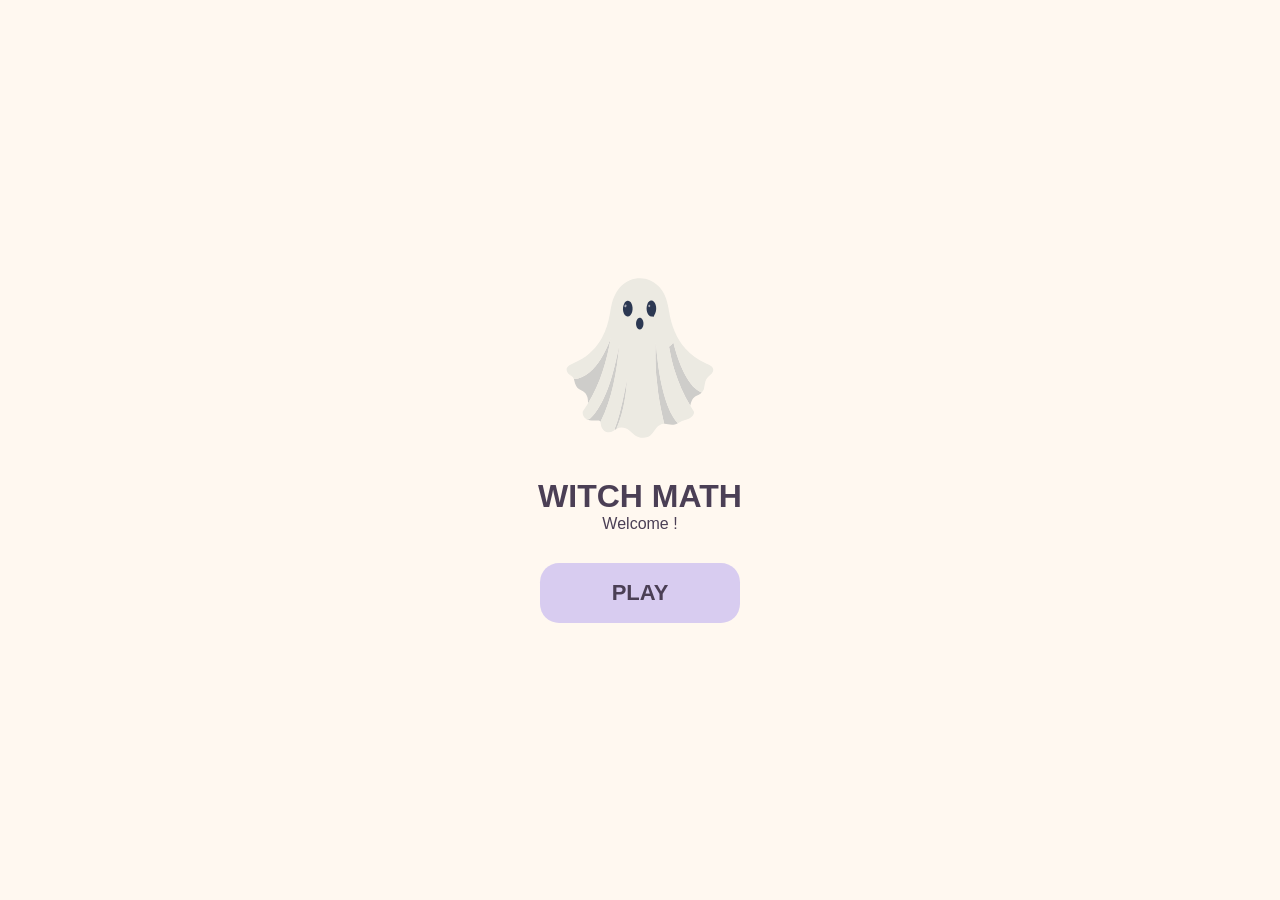
<file: index.html>
<!DOCTYPE html>
<html lang="th">
<head>
    <meta charset="UTF-8">
    <meta name="viewport" content="width=device-width, initial-scale=1.0">
    <title>Ratio Witch - Home</title>

    <link rel="stylesheet" href="style.css">
</head>

<body>
   <div class="game-container">
        <div class="ghost-container">
            <img src="pics/ghost.svg" alt="ghost" class="ghost">
        </div>
        
            <h1>WITCH MATH</h1>
            <p>Welcome !</p>

            <button class="play-button" onclick="goToNamePage()">
            PLAY
            </button>
   </div>

    <script src="script.js"></script>

</body>
</html>
</file>
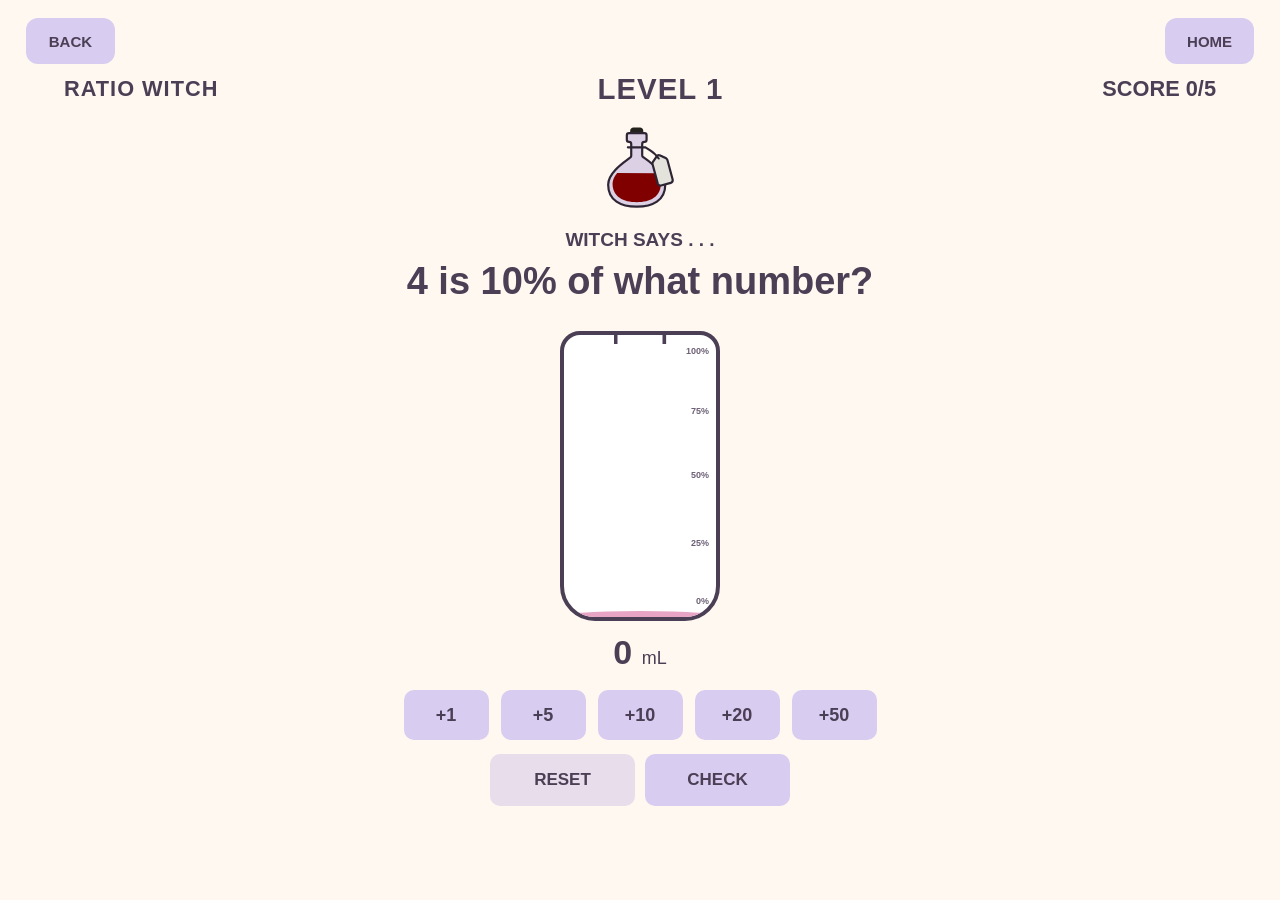
<file: 1level1.html>
<!DOCTYPE html>
<html lang="th">
<head>
    <meta charset="UTF-8">
    <meta name="viewport" content="width=device-width, initial-scale=1.0">

    <title>Ratio Witch - Ratio Level 1</title>

    <link rel="stylesheet" href="1level1.css">
</head>

<body>

    <!-- BACK / HOME -->
    <button class="back-button" id="backButton">BACK</button>
    <button class="home-button" id="homeButton">HOME</button>


    <!-- HEADER -->
    <header class="game-header">

        <div class="game-title">
            RATIO WITCH
        </div>

        <div class="level-title">
            LEVEL 1
        </div>

        <div class="score-title">
            SCORE <span id="score">0</span>/5
        </div>

    </header>


    <!-- QUESTION -->
    <main class="game-container">

        <section class="question-section">

            <img
                src="pics/potion1.svg"
                alt="Ratio Potion"
                class="question-potion"
            >

            <div class="question-box">

                <p class="witch-title">
                     WITCH SAYS . . . 
                </p>

                <h1 id="question">
                    Loading...
                </h1>

            </div>

        </section>


        <!-- POTION GAME -->
        <section class="potion-game">

            <div class="potion-area">

                <!-- POTION BOTTLE -->
                <div class="bottle">

                    <div
                        class="liquid"
                        id="liquid"
                    ></div>

                    <div class="bottle-mark mark-100">
                        100%
                    </div>

                    <div class="bottle-mark mark-75">
                        75%
                    </div>

                    <div class="bottle-mark mark-50">
                        50%
                    </div>

                    <div class="bottle-mark mark-25">
                        25%
                    </div>

                    <div class="bottle-mark mark-0">
                        0%
                    </div>

                </div>


                <!-- CURRENT VALUE -->
                <div class="current-value">

                    <span id="currentValue">
                        0
                    </span>

                    <span id="unit">
                        mL
                    </span>

                </div>

            </div>


            <!-- ADD BUTTONS -->
            <div class="add-buttons">

                <button class="add-button" 
                data-value="1" > 
                +1 
            </button>

                <button
                    class="add-button"
                    data-value="5"
                >
                    +5
                </button>

                <button
                    class="add-button"
                    data-value="10"
                >
                    +10
                </button>

                <button
                    class="add-button"
                    data-value="20"
                >
                    +20
                </button>

                <button
                    class="add-button"
                    data-value="50"
                >
                    +50
                </button>

            </div>


            <!-- RESET / CHECK -->
            <div class="control-buttons">

                <button
                    class="reset-button"
                    id="resetButton"
                >
                    RESET
                </button>

                <button
                    class="check-button"
                    id="checkButton"
                >
                    CHECK
                </button>

            </div>


            <!-- MESSAGE -->
            <p
                class="message"
                id="message"
            ></p>

        </section>

    </main>


    <!-- COMPLETE POPUP -->
    <div
        class="complete-overlay hidden"
        id="completeOverlay"
    >

        <div class="complete-box">

            <h2>
                LEVEL COMPLETE!
            </h2>

            <p>
                You brewed all the potions!
            </p>

            <div class="final-score">
                SCORE:
                <span id="finalScore">0</span>/5
            </div>


            <div class="complete-buttons">

                <button
                    class="again-button"
                    id="againButton"
                >
                    AGAIN
                </button>

                <button
                    class="continue-button"
                    id="continueButton"
                >
                    NEXT LEVEL
                </button>

            </div>

        </div>

    </div>


    <script src="1level1.js"></script>

</body>
</html>
</file>
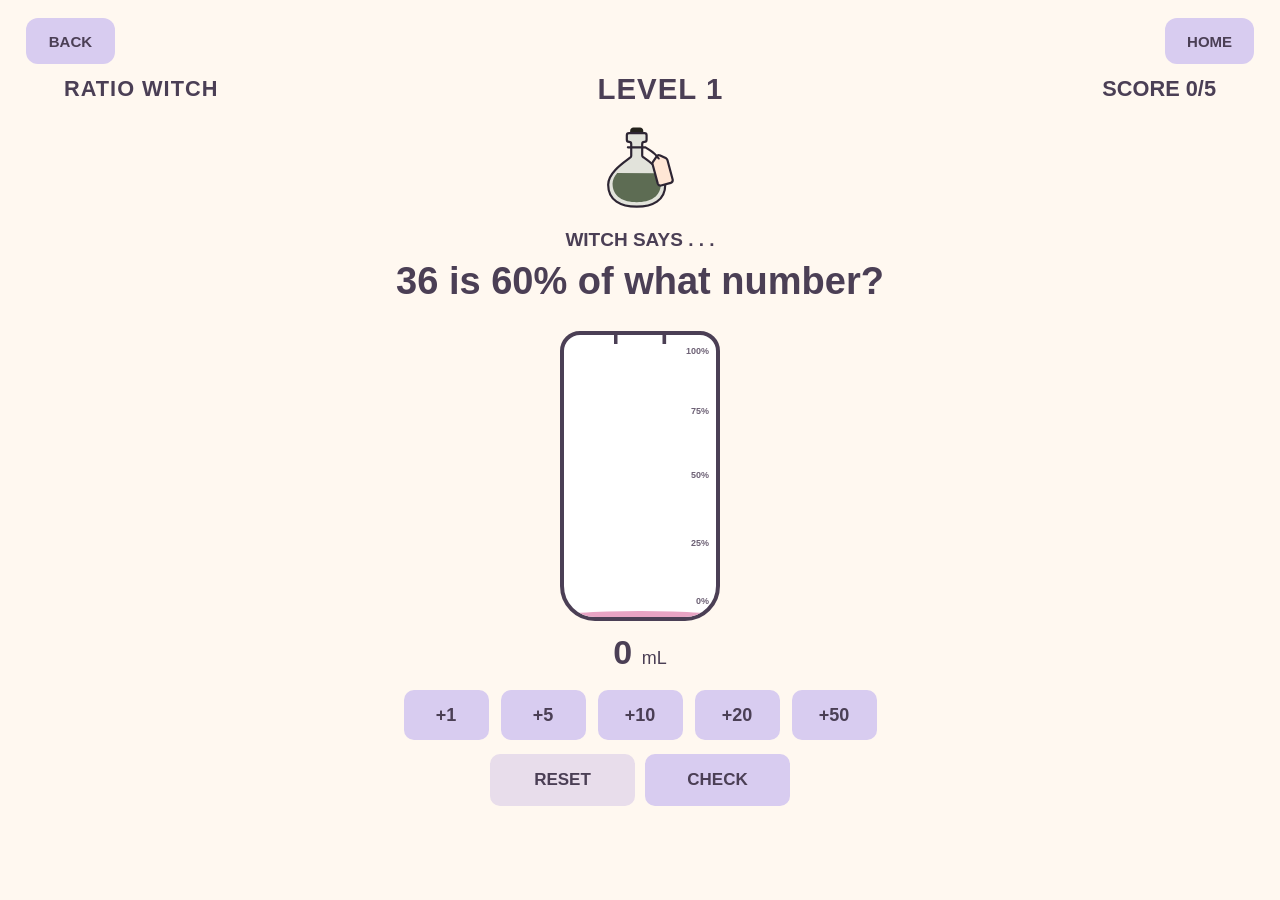
<file: 3level1.html>
<!DOCTYPE html>
<html lang="th">
<head>
    <meta charset="UTF-8">
    <meta name="viewport" content="width=device-width, initial-scale=1.0">

    <title>Percent Witch - Percentage Level 1</title>

    <link rel="stylesheet" href="3level1.css">
</head>

<body>

    <!-- BACK / HOME -->
    <button class="back-button" id="backButton">BACK</button>
    <button class="home-button" id="homeButton">HOME</button>


    <!-- HEADER -->
    <header class="game-header">

        <div class="game-title">
            RATIO WITCH
        </div>

        <div class="level-title">
            LEVEL 1
        </div>

        <div class="score-title">
            SCORE <span id="score">0</span>/5
        </div>

    </header>


    <!-- QUESTION -->
    <main class="game-container">

        <section class="question-section">

            <img
                src="pics/potion3.svg"
                alt="Percent Potion"
                class="question-potion"
            >

            <div class="question-box">

                <p class="witch-title">
                     WITCH SAYS . . . 
                </p>

                <h1 id="question">
                    Loading...
                </h1>

            </div>

        </section>


        <!-- POTION GAME -->
        <section class="potion-game">

            <div class="potion-area">

                <!-- POTION BOTTLE -->
                <div class="bottle">

                    <div
                        class="liquid"
                        id="liquid"
                    ></div>

                    <div class="bottle-mark mark-100">
                        100%
                    </div>

                    <div class="bottle-mark mark-75">
                        75%
                    </div>

                    <div class="bottle-mark mark-50">
                        50%
                    </div>

                    <div class="bottle-mark mark-25">
                        25%
                    </div>

                    <div class="bottle-mark mark-0">
                        0%
                    </div>

                </div>


                <!-- CURRENT VALUE -->
                <div class="current-value">

                    <span id="currentValue">
                        0
                    </span>

                    <span id="unit">
                        mL
                    </span>

                </div>

            </div>


            <!-- ADD BUTTONS -->
            <div class="add-buttons">

                <button class="add-button" 
                data-value="1" > 
                +1 
            </button>

                <button
                    class="add-button"
                    data-value="5"
                >
                    +5
                </button>

                <button
                    class="add-button"
                    data-value="10"
                >
                    +10
                </button>

                <button
                    class="add-button"
                    data-value="20"
                >
                    +20
                </button>

                <button
                    class="add-button"
                    data-value="50"
                >
                    +50
                </button>

            </div>


            <!-- RESET / CHECK -->
            <div class="control-buttons">

                <button
                    class="reset-button"
                    id="resetButton"
                >
                    RESET
                </button>

                <button
                    class="check-button"
                    id="checkButton"
                >
                    CHECK
                </button>

            </div>


            <!-- MESSAGE -->
            <p
                class="message"
                id="message"
            ></p>

        </section>

    </main>


    <!-- COMPLETE POPUP -->
    <div
        class="complete-overlay hidden"
        id="completeOverlay"
    >

        <div class="complete-box">

            <h2>
                LEVEL COMPLETE!
            </h2>

            <p>
                You brewed all the potions!
            </p>

            <div class="final-score">
                SCORE:
                <span id="finalScore">0</span>/5
            </div>


            <div class="complete-buttons">

                <button
                    class="again-button"
                    id="againButton"
                >
                    AGAIN
                </button>

                <button
                    class="continue-button"
                    id="continueButton"
                >
                    NEXT LEVEL
                </button>

            </div>

        </div>

    </div>


    <script src="3level1.js"></script>

</body>
</html>
</file>
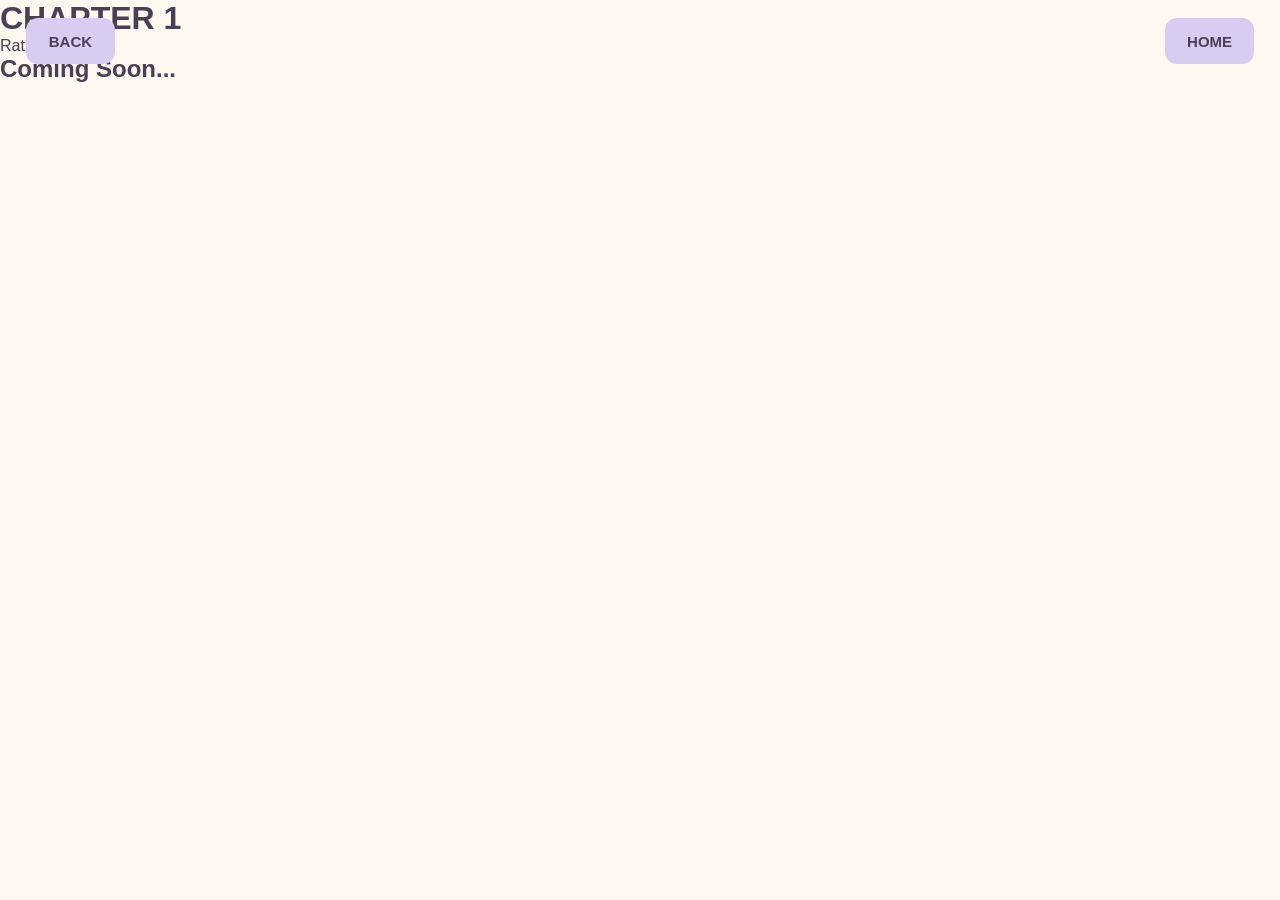
<file: chap1.html>
<!DOCTYPE html>
<html lang="th">
<head>
    <meta charset="UTF-8">
    <meta name="viewport" content="width=device-width, initial-scale=1.0">
    <title>Island 3</title>

    <link rel="stylesheet" href="style.css">
</head>

<body>
    <!-- ปุ่ม back -->
    <button class="back-button" onclick="goBack()"> 
        BACK 
    </button>

    <!-- ปุ่ม Home -->
    <button class="home-button" onclick="goHome()">
        HOME
    </button>

    <div class="chap3-page">

        <h1>CHAPTER 1</h1>

        <p>Ratio </p>

        <h2>Coming Soon...</h2>

    </div>

    <script src="script.js"></script>

</body>
</html>
</file>
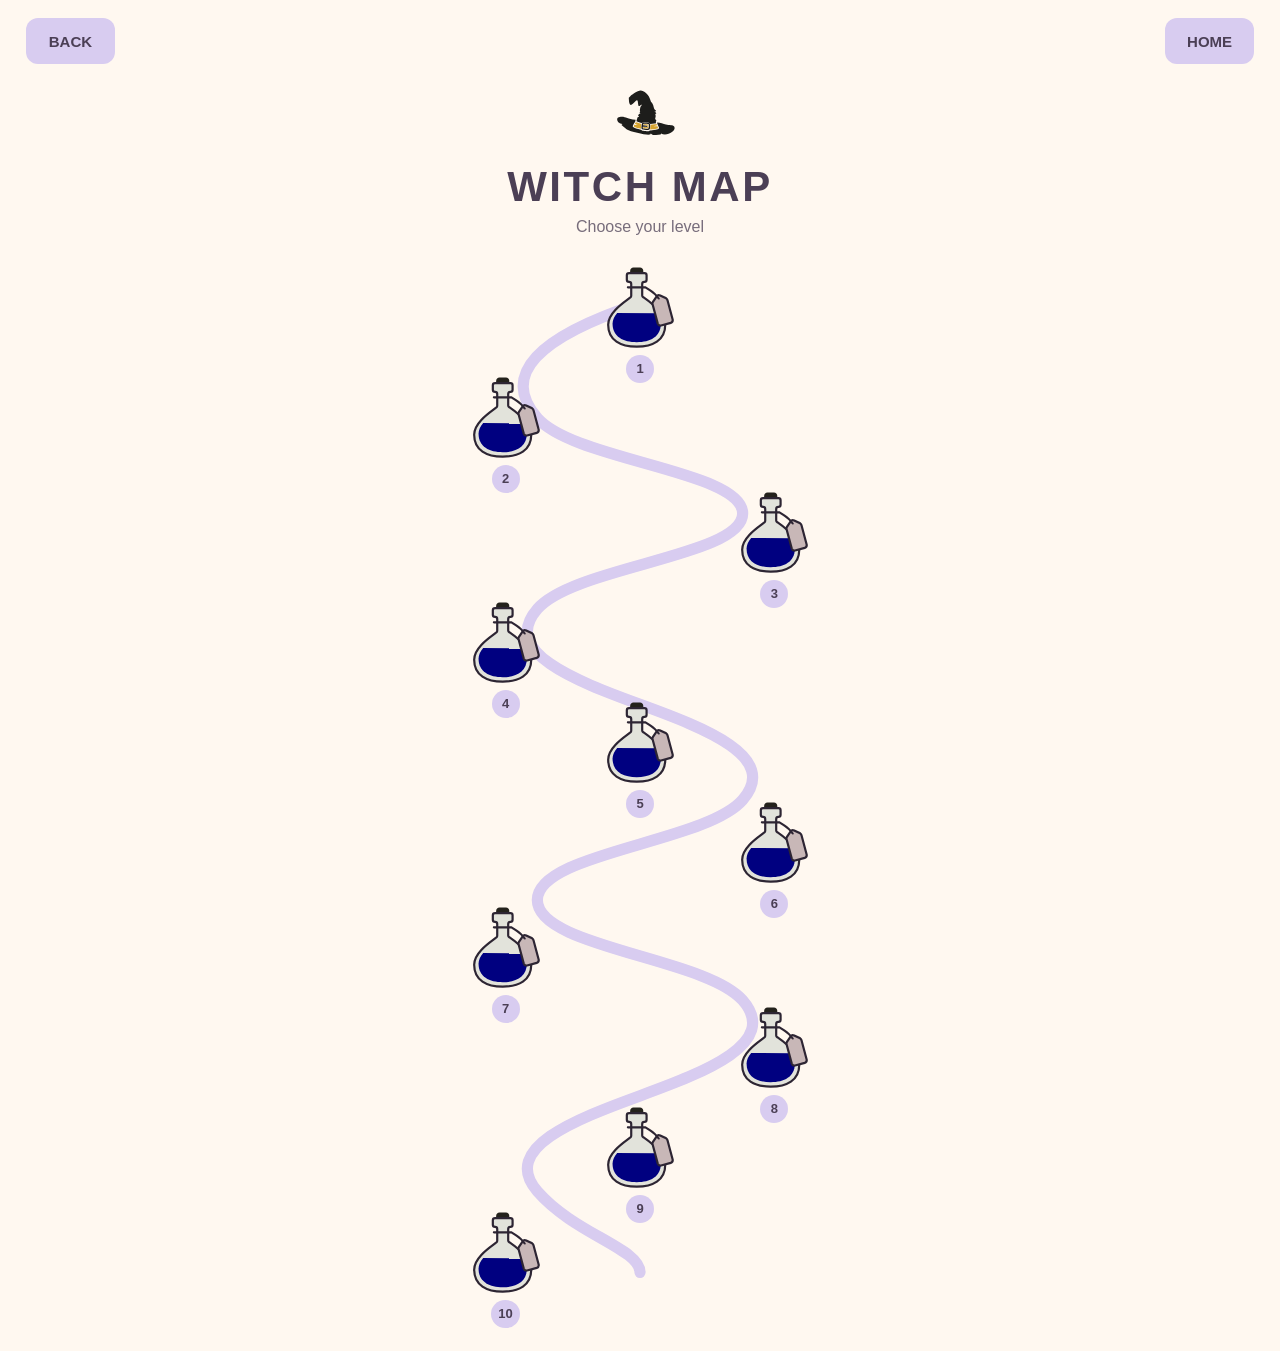
<file: chap2.html>
<!DOCTYPE html>
<html lang="th">
<head>
    <meta charset="UTF-8">
    <meta name="viewport" content="width=device-width, initial-scale=1.0">

    <title> Witch - Road Map</title>

    <link rel="stylesheet" href="roadmap2.css">
</head>

<body>

    <!-- BACK / HOME -->
    <button class="back-button" onclick="goBack()">BACK</button>
    <button class="home-button" onclick="goHome()">HOME</button>


    <!-- HEADER -->
    <header class="roadmap-header">

        <img
            src="pics/hat.svg"
            alt="Witch Hat"
            class="roadmap-hat"
        >

        <h1>WITCH MAP</h1>

        <p>Choose your level</p>

    </header>


    <!-- ROAD MAP -->
    <main class="roadmap-wrapper">

        <!-- เส้นทาง 1 ไป 10 -->
        <svg
            class="roadmap-line"
            viewBox="0 0 600 1100"
            preserveAspectRatio="none"
            aria-hidden="true"
        >

            <path
                d="
                M300 55

                C190 90, 150 130, 190 175
                C230 220, 410 230, 410 275
                C410 320, 230 330, 190 375
                C150 420, 230 450, 300 475
                C370 500, 450 530, 410 575
                C370 620, 190 630, 190 680
                C190 730, 370 740, 410 785
                C450 830, 370 860, 300 885
                C230 910, 150 940, 190 985
                C230 1030, 300 1045, 300 1070
                "
                fill="none"
                stroke="#D8CCF0"
                stroke-width="12"
                stroke-linecap="round"
                stroke-linejoin="round"
            />

        </svg>


        <!-- LEVEL 1 -->
        <div class="level level-1">
            <button class="potion-button" onclick="goToLevel(1)">
                <img src="pics/potion2.svg" alt="Level 1">
            </button>
            <span>1</span>
        </div>


        <!-- LEVEL 2 -->
        <div class="level level-2">
            <button class="potion-button" onclick="goToLevel(2)">
                <img src="pics/potion2.svg" alt="Level 2">
            </button>
            <span>2</span>
        </div>


        <!-- LEVEL 3 -->
        <div class="level level-3">
            <button class="potion-button" onclick="goToLevel(3)">
                <img src="pics/potion2.svg" alt="Level 3">
            </button>
            <span>3</span>
        </div>


        <!-- LEVEL 4 -->
        <div class="level level-4">
            <button class="potion-button" onclick="goToLevel(4)">
                <img src="pics/potion2.svg" alt="Level 4">
            </button>
            <span>4</span>
        </div>


        <!-- LEVEL 5 -->
        <div class="level level-5">
            <button class="potion-button" onclick="goToLevel(5)">
                <img src="pics/potion2.svg" alt="Level 5">
            </button>
            <span>5</span>
        </div>


        <!-- LEVEL 6 -->
        <div class="level level-6">
            <button class="potion-button" onclick="goToLevel(6)">
                <img src="pics/potion2.svg" alt="Level 6">
            </button>
            <span>6</span>
        </div>


        <!-- LEVEL 7 -->
        <div class="level level-7">
            <button class="potion-button" onclick="goToLevel(7)">
                <img src="pics/potion2.svg" alt="Level 7">
            </button>
            <span>7</span>
        </div>


        <!-- LEVEL 8 -->
        <div class="level level-8">
            <button class="potion-button" onclick="goToLevel(8)">
                <img src="pics/potion2.svg" alt="Level 8">
            </button>
            <span>8</span>
        </div>


        <!-- LEVEL 9 -->
        <div class="level level-9">
            <button class="potion-button" onclick="goToLevel(9)">
                <img src="pics/potion2.svg" alt="Level 9">
            </button>
            <span>9</span>
        </div>


        <!-- LEVEL 10 -->
        <div class="level level-10">
            <button class="potion-button" onclick="goToLevel(10)">
                <img src="pics/potion2.svg" alt="Level 10">
            </button>
            <span>10</span>
        </div>

    </main>


    <script>

        function goToLevel(level) {
            window.location.href = "level" + level + ".html";
        }

        function goBack() {
            window.history.back();
        }

        function goHome() {
            window.location.href = "index.html";
        }

    </script>

</body>
</html>
</file>
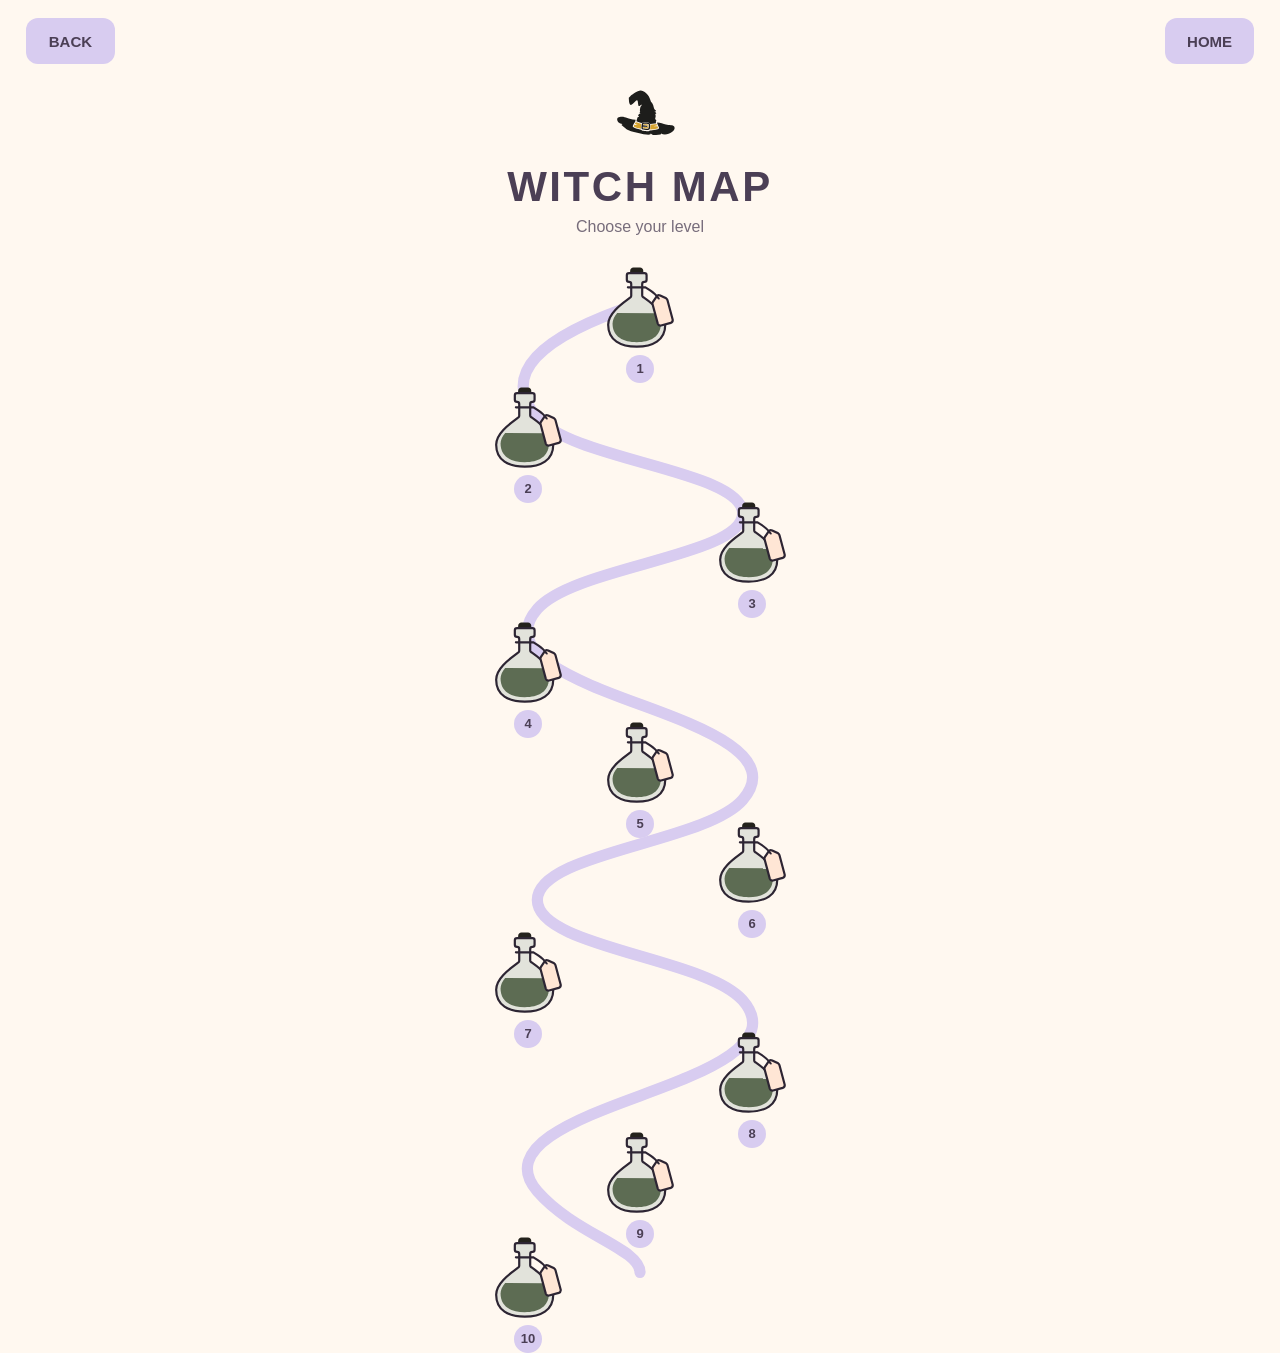
<file: chap3.html>
<!DOCTYPE html>
<html lang="th">
<head>
    <meta charset="UTF-8">
    <meta name="viewport" content="width=device-width, initial-scale=1.0">

    <title> Witch - Road Map</title>

    <link rel="stylesheet" href="roadmap3.css">
</head>

<body>

    <!-- BACK / HOME -->
    <button class="back-button" onclick="goBack()">BACK</button>
    <button class="home-button" onclick="goHome()">HOME</button>


    <!-- HEADER -->
    <header class="roadmap-header">

        <img
            src="pics/hat.svg"
            alt="Witch Hat"
            class="roadmap-hat"
        >

        <h1>WITCH MAP</h1>

        <p>Choose your level</p>

    </header>


    <!-- ROAD MAP -->
    <main class="roadmap-wrapper">

        <!-- เส้นทาง 1 ไป 10 -->
        <svg
            class="roadmap-line"
            viewBox="0 0 600 1100"
            preserveAspectRatio="none"
            aria-hidden="true"
        >

            <path
                d="
                M300 55

                C190 90, 150 130, 190 175
                C230 220, 410 230, 410 275
                C410 320, 230 330, 190 375
                C150 420, 230 450, 300 475
                C370 500, 450 530, 410 575
                C370 620, 190 630, 190 680
                C190 730, 370 740, 410 785
                C450 830, 370 860, 300 885
                C230 910, 150 940, 190 985
                C230 1030, 300 1045, 300 1070
                "
                fill="none"
                stroke="#D8CCF0"
                stroke-width="12"
                stroke-linecap="round"
                stroke-linejoin="round"
            />

        </svg>


        <!-- LEVEL 1 -->
        <div class="level level1-1">
            <button class="potion-button" onclick="goToper(1)">
                <img src="pics/potion3.svg" alt="Level 1">
            </button>
            <span>1</span>
        </div>


        <!-- LEVEL 2 -->
        <div class="level level1-2">
            <button class="potion-button" onclick="goToper(2)">
                <img src="pics/potion3.svg" alt="Level 2">
            </button>
            <span>2</span>
        </div>


        <!-- LEVEL 3 -->
        <div class="level level1-3">
            <button class="potion-button" onclick="goToper(3)">
                <img src="pics/potion3.svg" alt="Level 3">
            </button>
            <span>3</span>
        </div>


        <!-- LEVEL 4 -->
        <div class="level level1-4">
            <button class="potion-button" onclick="goToper(4)">
                <img src="pics/potion3.svg" alt="Level 4">
            </button>
            <span>4</span>
        </div>


        <!-- LEVEL 5 -->
        <div class="level level1-5">
            <button class="potion-button" onclick="goToper(5)">
                <img src="pics/potion3.svg" alt="Level 5">
            </button>
            <span>5</span>
        </div>


        <!-- LEVEL 6 -->
        <div class="level level1-6">
            <button class="potion-button" onclick="goToper(6)">
                <img src="pics/potion3.svg" alt="Level 6">
            </button>
            <span>6</span>
        </div>


        <!-- LEVEL 7 -->
        <div class="level level1-7">
            <button class="potion-button" onclick="goToper(7)">
                <img src="pics/potion3.svg" alt="Level 7">
            </button>
            <span>7</span>
        </div>


        <!-- LEVEL 8 -->
        <div class="level level1-8">
            <button class="potion-button" onclick="goToper(8)">
                <img src="pics/potion3.svg" alt="Level 8">
            </button>
            <span>8</span>
        </div>


        <!-- LEVEL 9 -->
        <div class="level level1-9">
            <button class="potion-button" onclick="goToper(9)">
                <img src="pics/potion3.svg" alt="Level 9">
            </button>
            <span>9</span>
        </div>


        <!-- LEVEL 10 -->
        <div class="level level1-10">
            <button class="potion-button" onclick="goToper(10)">
                <img src="pics/potion3.svg" alt="Level 10">
            </button>
            <span>10</span>
        </div>

    </main>


    <script>

        function goToper(level) {
            window.location.href = "3level" + level + ".html";
        }

        function goBack() {
            window.history.back();
        }

        function goHome() {
            window.location.href = "index.html";
        }

    </script>

</body>
</html>
</file>
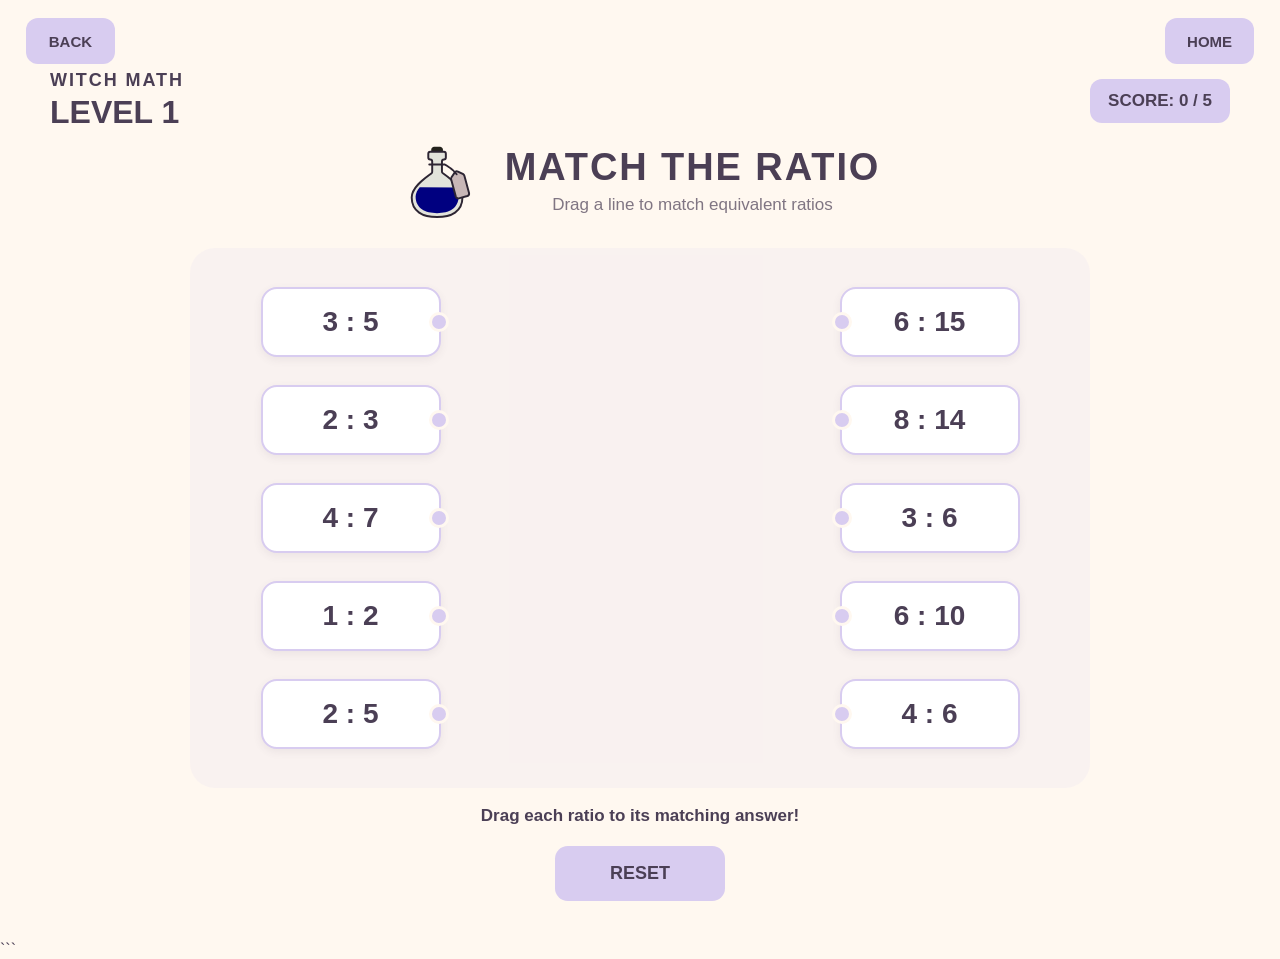
<file: level1.html>
<!DOCTYPE html>
<html lang="th">

<head>
    <meta charset="UTF-8">

    <meta
        name="viewport"
        content="width=device-width, initial-scale=1.0"
    >

    <title>Ratio Witch - Level 1</title>

    <link
        rel="stylesheet"
        href="level1.css"
    >
</head>


<body>

    <!-- ==============================
         BACK / HOME
    =============================== -->

    <button
        class="back-button"
        onclick="goBack()"
    >
        BACK
    </button>

    <button
        class="home-button"
        onclick="goHome()"
    >
        HOME
    </button>


    <!-- ==============================
         GAME HEADER
    =============================== -->

    <header class="game-header">

        <div class="level-info">

            <span class="game-title">
                 WITCH MATH
            </span>

            <span class="level-title">
                LEVEL 1
            </span>

        </div>


        <div class="score-box">

            SCORE:
            <span id="score">0</span>

            /
            5

        </div>

    </header>


    <!-- ==============================
         GAME AREA
    =============================== -->

    <main class="game-container">


        <!-- TITLE -->

        <section class="question-header">

            <img
                src="pics/potion2.svg"
                alt="Potion"
                class="mini-potion"
            >

            <div>

                <h1>
                    MATCH THE RATIO
                </h1>

                <p>
                    Drag a line to match equivalent ratios
                </p>

            </div>

        </section>


        <!-- ==============================
             MATCHING BOARD
        =============================== -->

        <section
            class="matching-board"
            id="matchingBoard"
        >


            <!-- SVG สำหรับวาดเส้น -->

            <svg
                id="connectionLayer"
                class="connection-layer"
            >
            </svg>


            <!-- ==========================
                 LEFT SIDE
            =========================== -->

            <div
                class="ratio-column left-column"
                id="leftColumn"
            >

                <!-- JavaScript จะสร้างโจทย์ -->

            </div>


            <!-- ==========================
                 RIGHT SIDE
            =========================== -->

            <div
                class="ratio-column right-column"
                id="rightColumn"
            >

                <!-- JavaScript จะสร้างคำตอบ -->

            </div>


        </section>


        <!-- ==============================
             MESSAGE
        =============================== -->

        <div
            class="message"
            id="message"
        >
            Drag each ratio to its matching answer!
        </div>


        <!-- ==============================
             CONTROLS
        =============================== -->

        <div class="control-area">

            <button
                class="reset-button"
                id="resetButton"
            >
                RESET
            </button>

            <button
                class="next-button hidden"
                id="nextButton"
            >
                NEXT LEVEL
            </button>

        </div>


    </main>


    <!-- ==============================
         COMPLETE POPUP
    =============================== -->

    <div
        class="complete-overlay hidden"
        id="completeOverlay"
    >

        <div class="complete-box">

            <img
                src="pics/potion1.svg"
                alt="Potion"
                class="complete-potion"
            >

            <h2>
                LEVEL COMPLETE!
            </h2>

            <p>
                Great job, Witch!
            </p>

            <div class="final-score">

                SCORE
                <strong id="finalScore">
                    0
                </strong>
                / 5

            </div>

            <div class="complete-buttons">

    <button
        id="againButton"
        class="again-button"
    >
        AGAIN
    </button>

    <button
        id="continueButton"
        class="continue-button"
    >
        NEXT LEVEL
    </button>

</div>

        </div>

    </div>


    <script src="level1.js"></script>

</body>

</html>
```
</file>
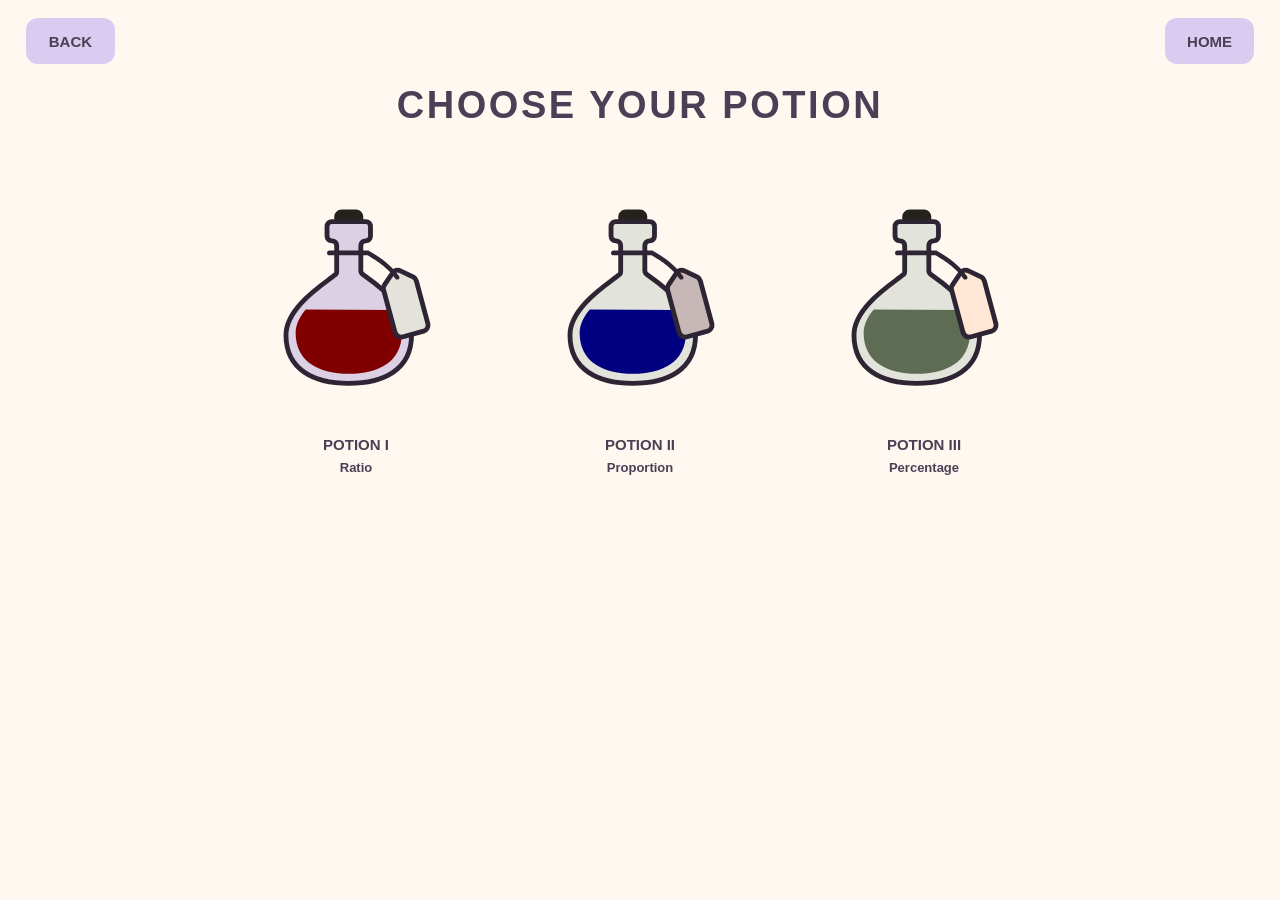
<file: menu.html>
<!DOCTYPE html>
<html lang="th">
<head>
    <meta charset="UTF-8">
    <meta name="viewport" content="width=device-width, initial-scale=1.0">
    <title>Select Level</title>

    <link rel="stylesheet" href="style.css">
</head>

<body>

    <!-- ปุ่ม back -->
    <button class="back-button" onclick="goBack()"> 
        BACK 
    </button>
    
    <!-- ปุ่ม Home -->
    <button class="home-button" onclick="goHome()">
        HOME
    </button>

    <div class="menu-page">

        <h1 class="menu-title">CHOOSE YOUR POTION</h1>
        
        <!-- potion bottle --> 

        <div class="menu-container">

            <div class="potion-item">
                <button class="potion-button" onclick="goTochap1()">
                    <img src="pics/potion1.svg" alt="Potion 1">
                </button>
                <h2>POTION I</h2>
                <p>Ratio</p>
            </div>

            <div class="potion-item">
                <button class="potion-button" onclick="goTochap2()">
                    <img src="pics/potion2.svg" alt="Potion 2">
                </button>
                <h2>POTION II</h2>
                <p>Proportion</p>
            </div>

            <div class="potion-item">
                <button class="potion-button" onclick="goTochap3()">
                    <img src="pics/potion3.svg" alt="Potion 3">
                </button>
                <h2>POTION III</h2>
                <p>Percentage</p>
            </div>

         </div>
    </div>

    <script src="script.js"></script>

</body>
</html>
</file>
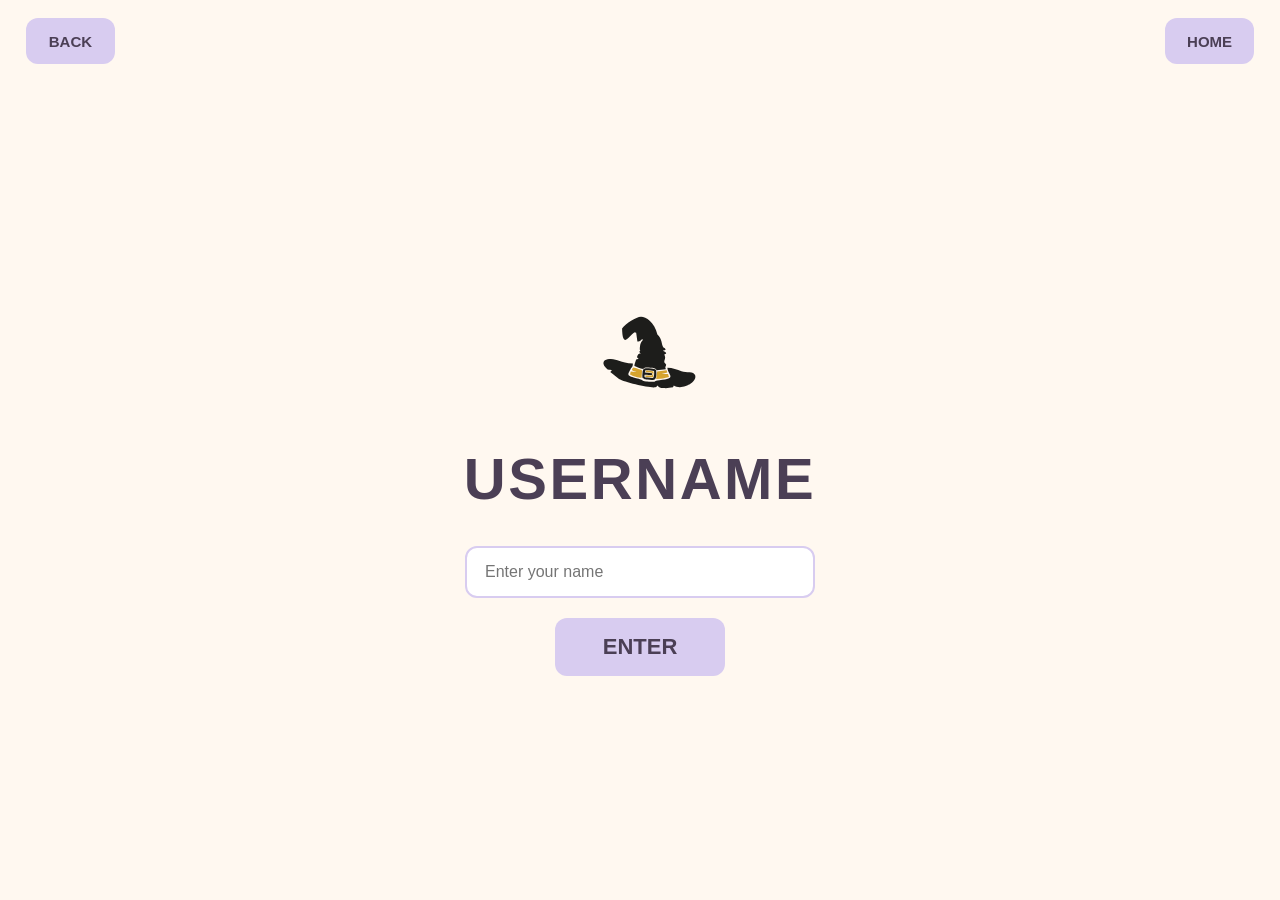
<file: name.html>
<!DOCTYPE html>
<html lang="th">
<head>
    <meta charset="UTF-8">
    <meta name="viewport" content="width=device-width, initial-scale=1.0">
    <title>Enter Name</title>

    <link rel="stylesheet" href="style.css">
</head>

<body>

    <!-- ปุ่ม back -->
    <button class="back-button" onclick="goBack()"> 
        BACK 
    </button>

    <!-- ปุ่ม Home -->
    <button class="home-button" onclick="goHome()">
        HOME
    </button>

    <!-- NAME PAGE -->
    <div class="name-page">

        <!-- Witch Hat -->
        <div class="hat-container">

            <img
                src="pics/hat.svg"
                alt="hat"
                class="hat"
            >

        </div>


        <div class="page-container">

            <h1>USERNAME</h1>

            <input
            type="text"
            id="playerName"
            placeholder="Enter your name"
            >

            <button class="enter-button" onclick="enterName()">
                ENTER
            </button>

    </div>

    <script src="script.js"></script>

</body>
</html>
</file>
<file: style.css>
/* =========================================================
   RATIO WITCH
   RESPONSIVE DESIGN SYSTEM

   Mobile  : 390 × 844
   Tablet  : 1024 × 768
   Computer: 1440 × 900
 */


* {
    box-sizing: border-box;
    margin: 0;
    padding: 0;
}

html,
body {
    width: 100%;
    min-height: 100%;
}

body {
    font-family: Arial, sans-serif;
    background-color: #FFF8F0;
    color: #4B3F55;

    min-height: 100dvh;
    overflow-x: hidden;
}



/*  HOME PAGE */

.home-container {

    width: 100%;

    min-height: 100dvh;

    margin: 0 auto;

    display: flex;

    flex-direction: column;

    justify-content: center;

    align-items: center;

    text-align: center;

    padding:
        clamp(60px, 10vh, 100px)
        clamp(15px, 5vw, 60px)
        40px;

    overflow: hidden;
}


/* คำอธิบาย */

.game-container {
    min-height: 100vh;
    display: flex;
    flex-direction: column;
    align-items: center;
    justify-content: center;
    text-align: center;
}

.ghost-container {
    display: flex;
    justify-content: center;
    width: 100%;
}

.ghost {
    width: clamp(70px, 15vw, 200px);
    height: auto;
    margin-bottom: 30px;
}

/* PLAY BUTTON */

.play-button {
    width: clamp(140px, 16vw, 220px);
    min-height: clamp(50px, 5vw, 70px);

    padding: 10px 20px;

    font-size: clamp(18px, 2vw, 26px);
    font-weight: bold;

    border: none;
    border-radius: clamp(12px, 1.5vw, 20px);

    background-color: #D8CCF0;
    color: #4B3F55;

    cursor: pointer;
    transition: transform 0.2s ease;
    margin-top: 30px;
}

.play-button:hover {
    transform: scale(1.05);
}


/* name page */

.name-page {
    width: 100%;
    min-height: 100dvh;
    display: flex;
    flex-direction: column;
    justify-content: center;
    align-items: center;

    text-align: center;
    padding:
        clamp(70px, 10vh, 100px)
        20px
        30px;
    overflow: hidden;

}

.hat-container {
    width: 100%;
    display: flex;
    justify-content: center;
    align-items: center;
}

.hat {
    display: block;
    width: clamp(90px, 15vw, 180px);
    height: auto;
    object-fit: contain;
    margin-bottom: clamp(20px, 4vh, 40px);
}

.name-page .page-container {
    width: 100%;
    min-height: auto;
    margin: 0;
    padding: 0;
    display: flex;
    flex-direction: column;
    justify-content: center;
    align-items: center;
    text-align: center;
}

.name-page .page-container h1 {
    font-size: clamp(28px, 4.5vw, 58px);
    line-height: 1.1;
    letter-spacing: clamp(1px, 0.2vw, 4px);
    margin: 0 0 clamp(20px, 4vh, 35px);
}

/* INPUT USERNAME */

#playerName {
    width: min(80vw, 350px);
    min-height: clamp(42px, 5vw, 55px);
    padding:
        clamp(10px, 1.5vw, 15px)
        clamp(12px, 2vw, 18px);
    font-size: clamp(15px, 1.7vw, 20px);
    border: 2px solid #D8CCF0;
    border-radius: clamp(8px, 1vw, 12px);
    outline: none;
    margin: 0;
    color: #4B3F55;
    background-color: #FFFFFF;
}

#playerName:focus {
    border-color: #A995D5;
}

/* enter button */

.enter-button {
    display: block;
    width: clamp(110px, 14vw, 170px);
    min-height: clamp(42px, 5vw, 58px);
    margin-top: clamp(20px, 3vh, 30px);
    padding: 8px 20px;
    font-size: clamp(16px, 1.7vw, 22px);
    font-weight: bold;
    border: none;
    border-radius: clamp(8px, 1vw, 12px);
    background-color: #D8CCF0;
    color: #4B3F55;
    cursor: pointer;
    transition: transform 0.2s ease;
}

.enter-button:hover {
    transform: scale(1.05);
}


/* home button */

.home-button,
.back-button {
    position: fixed;
    top: clamp(12px, 2vh, 22px);
    width: clamp(60px, 7vw, 100px);
    min-height: clamp(32px, 4vw, 46px);
    padding: 6px 10px;
    border: none;
    border-radius: clamp(8px, 1vw, 12px);
    background-color: #D8CCF0;
    color: #4B3F55;
    font-size: clamp(10px, 1.2vw, 15px);
    font-weight: bold;
    cursor: pointer;
    z-index: 100;
    transition: transform 0.2s ease;
}

.home-button {
    right: clamp(10px, 2vw, 30px);
}


.back-button {
    left: clamp(10px, 2vw, 30px);
}


.home-button:hover,
.back-button:hover {
    transform: scale(1.05);
}

.menu-page {
    width: 100%;
    min-height: 100dvh;
    display: flex;
    flex-direction: column;
    align-items: center;
    text-align: center;
    padding: clamp(90px, 11vh, 120px)
             clamp(15px, 4vw, 50px)
             30px;
    overflow-x: hidden;
}


/*  menu title */

.menu-title {
    font-size: clamp(28px, 4.5vw, 58px);
    line-height: 1.1;
    letter-spacing: clamp(1px, 0.2vw, 4px);
    margin: 0 0 clamp(8px, 1.5vh, 15px);
}


/* POTION CONTAINER: */

.menu-container {
     width: 100%;
    max-width: 1100px;
    display: flex;
    justify-content: center;
    align-items: flex-start;
    gap: clamp(10px, 5vw, 70px);
    margin-top: clamp(20px, 4vh, 40px);
    /* สำคัญ: ให้ 3 ขวดอยู่แถวเดียว */
    flex-wrap: wrap;
}


/* POTION ITEM */

.potion-item {
   width: 100%;
    max-width: 220px;
    flex: 1 1 0;
    min-width: 0;
    text-align: center;
}

.potion-button {
    width: 100%;
    aspect-ratio: 0.82;
    padding: 0;
    border: none;
    outline: none;
    background: transparent;
    cursor: pointer;
    display: flex;
    justify-content: center;
    align-items: center;
    transition:
        transform 0.2s ease;
}

.potion-button img {
    width: 90%;
    height: 90%;
    object-fit: contain;
    display: block;
    border: none;
    outline: none;
    box-shadow: none;
}

.potion-button:hover {
    transform:
        translateY(-10px)
        scale(1.05);
}

.potion-button:active {
    transform:
        translateY(-5px)
        scale(0.98);
}

/* POTION TEXT */

.potion-item h2 {
    font-size: clamp(11px, 1.7vw, 22px);
    line-height: 1.2;
    margin-top: clamp(5px, 1.2vw, 15px);
    margin-bottom: clamp(3px, 0.5vw, 7px);
}



.potion-item p {
    font-size: clamp(10px, 1.4vw, 18px);
    line-height: 1.2;
    font-weight: bold;
    margin: 0;
}


/* MOBILE
   Design Reference: 390 × 844 */

@media (max-width: 767px) {
    .home-container {
        padding:
            60px
            15px
            30px;
    }

    .ghost {
        width: 120px;
        margin-bottom: 30px;
    }


    .play-button {
        width: 160px;
        min-height: 50px;
        font-size: 18px;
        border-radius: 14px;
    }

    .name-page {
        padding-top: 70px;
        padding-left: 15px;
        padding-right: 15px;
    }


    .hat {
        width: 120px;
        margin-bottom: 25px;
    }


    .name-page .page-container h1 {
        font-size: clamp(25px, 8vw, 38px);
        margin-bottom: 22px;
    }}


    #playerName {
        width: min(80vw, 320px);
        min-height: 45px;
        font-size: 16px;
    }


    .enter-button {
        width: 120px;
        min-height: 45px;
        font-size: 16px;
        margin-top: 20px;
    }

    .menu-page {
        padding-top: 85px;
        padding-left: 8px;
        padding-right: 8px;
    }

    .menu-title {
        font-size: clamp(25px, 8vw, 38px);
    }

    .menu-container {
        gap: 3px;

        margin-top: 20px;
    }

    .potion-item {
        max-width: 110px;
    }

    .potion-button {
        width: 100%;
        aspect-ratio: 0.82;
    }

    .potion-button img {
        width: 90%;
        height: 90%;
    }

    .potion-item h2 {
        font-size: clamp(9px, 3vw, 15px);
        margin-top: 7px;
    }

    .potion-item p {
        font-size: clamp(8px, 2.7vw, 13px);
    }


/* TABLET
   Design Reference: 1024 × 768 */

@media (min-width: 768px) and (max-width: 1199px) {

    .home-container {
        padding:
            70px
            30px
            30px;
    }


    .ghost {
        width: 140px;
        margin-bottom: 35px;
    }


    .play-button {
        width: 180px;
        min-height: 55px;
        font-size: 20px;
    }

    .hat {
        width: 140px;
        margin-bottom: 30px;
    }


    .name-page .page-container h1 {
        font-size: 48px;
    }



    #playerName {
        width: 350px;
    }


    .menu-page {
        padding-left: 30px;
        padding-right: 30px;
    }

    .menu-container {
        gap: clamp(20px, 5vw, 50px);
    }

    .potion-item {
        max-width: 180px;
    }
}


/*  COMPUTER
   Design Reference: 1440 × 900*/

@media (min-width: 1200px) {

    .home-container {
        padding:
            80px
            40px
            40px;
    }

    .ghost {
        width: 160px;
        margin-bottom: 40px;
    }

    .play-button {
        width: 200px;
        min-height: 60px;
        font-size: 22px;
    }

    .hat {
        width: 160px;
        margin-bottom: 35px;
    }

    .name-page .page-container h1 {
        font-size: 58px;
    }

    #playerName {
        width: 350px;
    }

    .enter-button {
        width: 170px;
        min-height: 58px;
        font-size: 22px;
    }

    .menu-page {
        padding-left: 40px;
        padding-right: 40px;
    }

    .menu-container {
        gap: clamp(40px, 5vw, 70px);
    }

    .potion-item {
        max-width: 220px;
    }
}
</file>
<file: 1level1.css>
/* =========================
   RESET
========================= */

* {
    box-sizing: border-box;
    margin: 0;
    padding: 0;
}


/* =========================
   BODY
========================= */

html,
body {
    width: 100%;
    min-height: 100%;
}

body {
    font-family: Arial, sans-serif;

    background-color: #FFF8F0;

    color: #4B3F55;

    min-height: 100dvh;

    overflow-x: hidden;
}


/* =========================
   BACK / HOME
========================= */

.home-button,
.back-button {

    position: fixed;

    top: clamp(12px, 2vh, 22px);

    width: clamp(60px, 7vw, 100px);

    min-height: clamp(32px, 4vw, 46px);

    padding: 6px 10px;

    border: none;

    border-radius: clamp(8px, 1vw, 12px);

    background-color: #D8CCF0;

    color: #4B3F55;

    font-size: clamp(10px, 1.2vw, 15px);

    font-weight: bold;

    cursor: pointer;

    z-index: 100;

    transition: transform 0.2s ease;
}

.home-button {
    right: clamp(10px, 2vw, 30px);
}

.back-button {
    left: clamp(10px, 2vw, 30px);
}

.home-button:hover,
.back-button:hover {
    transform: scale(1.05);
}


/* =========================
   HEADER
========================= */

.game-header {

    width: 100%;

    display: flex;

    justify-content: space-between;

    align-items: center;

    padding:
        clamp(65px, 8vh, 85px)
        clamp(20px, 5vw, 70px)
        10px;

    font-weight: bold;
}

.game-title {

    font-size: clamp(13px, 1.7vw, 22px);

    letter-spacing: 1px;
}

.level-title {

    font-size: clamp(17px, 2.3vw, 30px);

    letter-spacing: 1px;
}

.score-title {

    font-size: clamp(13px, 1.7vw, 22px);
}


/* =========================
   MAIN GAME
========================= */

.game-container {

    width: 100%;

    min-height: calc(100dvh - 120px);

    display: flex;

    flex-direction: column;

    align-items: center;

    text-align: center;

    padding:
        10px
        20px
        40px;
}


/* =========================
   QUESTION
========================= */

.question-section {

    width: 100%;

    display: flex;

    flex-direction: column;

    align-items: center;
}

.question-potion {

    width: clamp(55px, 8vw, 90px);

    height: auto;

    object-fit: contain;

    margin-bottom: 8px;
}

.question-box {

    width: min(90vw, 700px);

    padding: 10px 20px 15px;
}

.witch-title {

    font-size: clamp(13px, 1.6vw, 19px);

    font-weight: bold;

    margin-bottom: 7px;
}

#question {

    font-size: clamp(21px, 3vw, 38px);

    line-height: 1.25;

    font-weight: bold;

    min-height: 48px;
}


/* =========================
   POTION GAME
========================= */

.potion-game {

    width: 100%;

    display: flex;

    flex-direction: column;

    align-items: center;

    margin-top: 5px;
}


/* =========================
   POTION AREA
========================= */

.potion-area {

    display: flex;

    flex-direction: column;

    align-items: center;

    justify-content: center;
}


/* =========================
   BOTTLE
========================= */

.bottle {
    position: relative;

    width: clamp(120px, 16vw, 170px);
    height: clamp(230px, 30vw, 300px);

    border: 4px solid #4B3F55;

    border-radius:
        20px
        20px
        35px
        35px;

    background-color: #FFFFFF;

    overflow: hidden;

    margin-top: 5px;
}


/* Bottle neck */

.bottle::before {

    content: "";

    position: absolute;

    top: -30px;

    left: 50%;

    transform: translateX(-50%);

    width: 45px;

    height: 35px;

    border: 4px solid #4B3F55;

    border-bottom: none;

    border-radius: 8px 8px 0 0;

    background-color: #FFFFFF;

    z-index: 5;
}


/* =========================
   LIQUID
========================= */

.liquid {

    position: absolute;

    left: 0;

    bottom: 0;

    width: 100%;

    height: 0%;

    background-color: #E8A4C4;

    transition:
        height 0.35s ease;

    z-index: 1;
}


/* little wave */

.liquid::before {

    content: "";

    position: absolute;

    top: -6px;

    left: -5%;

    width: 110%;

    height: 12px;

    border-radius: 50%;

    background-color: #E8A4C4;
}


/* =========================
   BOTTLE SCALE
========================= */

.bottle-mark {
    position: absolute;

    right: 7px;

    font-size: 9px;
    font-weight: bold;

    color: #6D6175;

    z-index: 3;
}

.mark-100 {
    top: 4%;
}

.mark-75 {
    top: 25%;
}

.mark-50 {
    top: 48%;
}

.mark-25 {
    top: 72%;
}

.mark-0 {
    bottom: 4%;
}


/* =========================
   CURRENT VALUE
========================= */

.current-value {

    margin-top: 12px;

    font-size: clamp(24px, 3vw, 34px);

    font-weight: bold;
}

#unit {

    font-size: clamp(14px, 1.5vw, 18px);

    font-weight: normal;
}

.target-text {

    margin-top: 3px;

    font-size: clamp(12px, 1.4vw, 16px);

    color: #75697D;
}


/* =========================
   ADD BUTTONS
========================= */

.add-buttons {

    display: flex;

    justify-content: center;

    align-items: center;

    flex-wrap: wrap;

    gap: clamp(7px, 1vw, 12px);

    margin-top: 18px;
}

.add-button {

    width: clamp(55px, 7vw, 85px);

    min-height: clamp(40px, 5vw, 50px);

    border: none;

    border-radius: 10px;

    background-color: #D8CCF0;

    color: #4B3F55;

    font-size: clamp(13px, 1.5vw, 18px);

    font-weight: bold;

    cursor: pointer;

    transition:
        transform 0.15s ease,
        background-color 0.15s ease;
}

.add-button:hover {

    transform: scale(1.05);
}

.add-button:active {

    transform: scale(0.95);
}

.add-button:disabled {

    opacity: 0.45;

    cursor: not-allowed;

    transform: none;
}


/* =========================
   CONTROL BUTTONS
========================= */

.control-buttons {

    display: flex;

    justify-content: center;

    align-items: center;

    gap: 10px;

    margin-top: 14px;
}

.reset-button,
.check-button {

    min-width: clamp(100px, 12vw, 145px);

    min-height: clamp(42px, 5vw, 52px);

    padding: 8px 15px;

    border: none;

    border-radius: 10px;

    color: #4B3F55;

    font-size: clamp(13px, 1.5vw, 17px);

    font-weight: bold;

    cursor: pointer;

    transition: transform 0.2s ease;
}

.reset-button {

    background-color: #E8DDEB;
}

.check-button {

    background-color: #D8CCF0;
}

.reset-button:hover,
.check-button:hover {

    transform: scale(1.05);
}


/* =========================
   MESSAGE
========================= */

.message {

    min-height: 25px;

    margin-top: 8px;

    font-size: clamp(13px, 1.5vw, 17px);

    font-weight: bold;
}

.message.correct {

    color: #6B9B72;
}

.message.wrong {

    color: #B56B78;
}


/* =========================
   WRONG ANIMATION
========================= */

.bottle.wrong {

    animation: shake 0.35s ease;
}

@keyframes shake {

    0% {
        transform: translateX(0);
    }

    25% {
        transform: translateX(-8px);
    }

    50% {
        transform: translateX(8px);
    }

    75% {
        transform: translateX(-5px);
    }

    100% {
        transform: translateX(0);
    }
}


/* =========================
   COMPLETE POPUP
========================= */

.complete-overlay {

    position: fixed;

    inset: 0;

    display: flex;

    justify-content: center;

    align-items: center;

    background-color: rgba(75, 63, 85, 0.35);

    z-index: 200;
}

.complete-box {

    width: min(85vw, 430px);

    padding: 30px 25px;

    background-color: #FFF8F0;

    border: 3px solid #D8CCF0;

    border-radius: 20px;

    text-align: center;

    box-shadow: 0 10px 30px rgba(75, 63, 85, 0.15);
}

.complete-box h2 {

    font-size: clamp(24px, 4vw, 36px);

    margin-bottom: 10px;
}

.complete-box p {

    font-size: clamp(14px, 2vw, 18px);

    margin-bottom: 12px;
}

.final-score {

    font-size: clamp(17px, 2.5vw, 22px);

    font-weight: bold;

    margin-bottom: 18px;
}


/* =========================
   COMPLETE BUTTONS
========================= */

.complete-buttons {

    display: flex;

    justify-content: center;

    align-items: center;

    gap: 12px;

    margin-top: 10px;
}

.again-button,
.continue-button {

    min-width: clamp(105px, 13vw, 160px);

    min-height: clamp(42px, 5vw, 55px);

    padding: 8px 15px;

    border: none;

    border-radius: 10px;

    background-color: #D8CCF0;

    color: #4B3F55;

    font-size: clamp(13px, 1.5vw, 18px);

    font-weight: bold;

    cursor: pointer;

    transition: transform 0.2s ease;
}

.again-button:hover,
.continue-button:hover {

    transform: scale(1.05);
}

.again-button:active,
.continue-button:active {

    transform: scale(0.97);
}


/* =========================
   HIDDEN
========================= */

.hidden {

    display: none !important;
}


/* =========================
   MOBILE
========================= */

@media (max-width: 767px) {

    .game-header {

        padding-top: 60px;

        padding-left: 15px;

        padding-right: 15px;
    }

    .game-container {

        padding-top: 5px;
    }

    .question-potion {

        width: 60px;
    }

    .question-box {

        padding-top: 5px;
    }

    .bottle {

        width: 125px;

        height: 230px;
    }

    .add-buttons {

        max-width: 300px;

        margin-top: 15px;
    }

    .add-button {

        width: 60px;

        min-height: 42px;
    }

    .complete-buttons {

        gap: 8px;
    }

    .again-button,
    .continue-button {

        min-width: 105px;

        min-height: 42px;

        font-size: 13px;

        padding: 8px 10px;
    }
}


/* =========================
   VERY SMALL MOBILE
========================= */

@media (max-width: 389px) {

    .game-header {

        padding-left: 10px;

        padding-right: 10px;
    }

    .game-title,
    .score-title {

        font-size: 11px;
    }

    .level-title {

        font-size: 16px;
    }

    #question {

        font-size: 19px;
    }

    .bottle {

        width: 115px;

        height: 215px;
    }

    .add-button {

        width: 55px;

        min-height: 40px;

        font-size: 12px;
    }

    .complete-buttons {

        gap: 6px;
    }

    .again-button,
    .continue-button {

        min-width: 95px;

        font-size: 12px;
    }
}


/* =========================
   TABLET
========================= */

@media (min-width: 768px) and (max-width: 1199px) {

    .bottle {

        width: 145px;

        height: 270px;
    }

    .question-potion {

        width: 75px;
    }
}


/* =========================
   DESKTOP
========================= */

@media (min-width: 1200px) {

    .game-container {

        padding-top: 5px;
    }

    .bottle {

        width: 160px;

        height: 290px;
    }
}
</file>
<file: 3level1.css>
/* =========================
   RESET
========================= */

* {
    box-sizing: border-box;
    margin: 0;
    padding: 0;
}


/* =========================
   BODY
========================= */

html,
body {
    width: 100%;
    min-height: 100%;
}

body {
    font-family: Arial, sans-serif;

    background-color: #FFF8F0;

    color: #4B3F55;

    min-height: 100dvh;

    overflow-x: hidden;
}


/* =========================
   BACK / HOME
========================= */

.home-button,
.back-button {

    position: fixed;

    top: clamp(12px, 2vh, 22px);

    width: clamp(60px, 7vw, 100px);

    min-height: clamp(32px, 4vw, 46px);

    padding: 6px 10px;

    border: none;

    border-radius: clamp(8px, 1vw, 12px);

    background-color: #D8CCF0;

    color: #4B3F55;

    font-size: clamp(10px, 1.2vw, 15px);

    font-weight: bold;

    cursor: pointer;

    z-index: 100;

    transition: transform 0.2s ease;
}

.home-button {
    right: clamp(10px, 2vw, 30px);
}

.back-button {
    left: clamp(10px, 2vw, 30px);
}

.home-button:hover,
.back-button:hover {
    transform: scale(1.05);
}


/* =========================
   HEADER
========================= */

.game-header {

    width: 100%;

    display: flex;

    justify-content: space-between;

    align-items: center;

    padding:
        clamp(65px, 8vh, 85px)
        clamp(20px, 5vw, 70px)
        10px;

    font-weight: bold;
}

.game-title {

    font-size: clamp(13px, 1.7vw, 22px);

    letter-spacing: 1px;
}

.level-title {

    font-size: clamp(17px, 2.3vw, 30px);

    letter-spacing: 1px;
}

.score-title {

    font-size: clamp(13px, 1.7vw, 22px);
}


/* =========================
   MAIN GAME
========================= */

.game-container {

    width: 100%;

    min-height: calc(100dvh - 120px);

    display: flex;

    flex-direction: column;

    align-items: center;

    text-align: center;

    padding:
        10px
        20px
        40px;
}


/* =========================
   QUESTION
========================= */

.question-section {

    width: 100%;

    display: flex;

    flex-direction: column;

    align-items: center;
}

.question-potion {

    width: clamp(55px, 8vw, 90px);

    height: auto;

    object-fit: contain;

    margin-bottom: 8px;
}

.question-box {

    width: min(90vw, 700px);

    padding: 10px 20px 15px;
}

.witch-title {

    font-size: clamp(13px, 1.6vw, 19px);

    font-weight: bold;

    margin-bottom: 7px;
}

#question {

    font-size: clamp(21px, 3vw, 38px);

    line-height: 1.25;

    font-weight: bold;

    min-height: 48px;
}


/* =========================
   POTION GAME
========================= */

.potion-game {

    width: 100%;

    display: flex;

    flex-direction: column;

    align-items: center;

    margin-top: 5px;
}


/* =========================
   POTION AREA
========================= */

.potion-area {

    display: flex;

    flex-direction: column;

    align-items: center;

    justify-content: center;
}


/* =========================
   BOTTLE
========================= */

.bottle {
    position: relative;

    width: clamp(120px, 16vw, 170px);
    height: clamp(230px, 30vw, 300px);

    border: 4px solid #4B3F55;

    border-radius:
        20px
        20px
        35px
        35px;

    background-color: #FFFFFF;

    overflow: hidden;

    margin-top: 5px;
}


/* Bottle neck */

.bottle::before {

    content: "";

    position: absolute;

    top: -30px;

    left: 50%;

    transform: translateX(-50%);

    width: 45px;

    height: 35px;

    border: 4px solid #4B3F55;

    border-bottom: none;

    border-radius: 8px 8px 0 0;

    background-color: #FFFFFF;

    z-index: 5;
}


/* =========================
   LIQUID
========================= */

.liquid {

    position: absolute;

    left: 0;

    bottom: 0;

    width: 100%;

    height: 0%;

    background-color: #E8A4C4;

    transition:
        height 0.35s ease;

    z-index: 1;
}


/* little wave */

.liquid::before {

    content: "";

    position: absolute;

    top: -6px;

    left: -5%;

    width: 110%;

    height: 12px;

    border-radius: 50%;

    background-color: #E8A4C4;
}


/* =========================
   BOTTLE SCALE
========================= */

.bottle-mark {
    position: absolute;

    right: 7px;

    font-size: 9px;
    font-weight: bold;

    color: #6D6175;

    z-index: 3;
}

.mark-100 {
    top: 4%;
}

.mark-75 {
    top: 25%;
}

.mark-50 {
    top: 48%;
}

.mark-25 {
    top: 72%;
}

.mark-0 {
    bottom: 4%;
}


/* =========================
   CURRENT VALUE
========================= */

.current-value {

    margin-top: 12px;

    font-size: clamp(24px, 3vw, 34px);

    font-weight: bold;
}

#unit {

    font-size: clamp(14px, 1.5vw, 18px);

    font-weight: normal;
}

.target-text {

    margin-top: 3px;

    font-size: clamp(12px, 1.4vw, 16px);

    color: #75697D;
}


/* =========================
   ADD BUTTONS
========================= */

.add-buttons {

    display: flex;

    justify-content: center;

    align-items: center;

    flex-wrap: wrap;

    gap: clamp(7px, 1vw, 12px);

    margin-top: 18px;
}

.add-button {

    width: clamp(55px, 7vw, 85px);

    min-height: clamp(40px, 5vw, 50px);

    border: none;

    border-radius: 10px;

    background-color: #D8CCF0;

    color: #4B3F55;

    font-size: clamp(13px, 1.5vw, 18px);

    font-weight: bold;

    cursor: pointer;

    transition:
        transform 0.15s ease,
        background-color 0.15s ease;
}

.add-button:hover {

    transform: scale(1.05);
}

.add-button:active {

    transform: scale(0.95);
}

.add-button:disabled {

    opacity: 0.45;

    cursor: not-allowed;

    transform: none;
}


/* =========================
   CONTROL BUTTONS
========================= */

.control-buttons {

    display: flex;

    justify-content: center;

    align-items: center;

    gap: 10px;

    margin-top: 14px;
}

.reset-button,
.check-button {

    min-width: clamp(100px, 12vw, 145px);

    min-height: clamp(42px, 5vw, 52px);

    padding: 8px 15px;

    border: none;

    border-radius: 10px;

    color: #4B3F55;

    font-size: clamp(13px, 1.5vw, 17px);

    font-weight: bold;

    cursor: pointer;

    transition: transform 0.2s ease;
}

.reset-button {

    background-color: #E8DDEB;
}

.check-button {

    background-color: #D8CCF0;
}

.reset-button:hover,
.check-button:hover {

    transform: scale(1.05);
}


/* =========================
   MESSAGE
========================= */

.message {

    min-height: 25px;

    margin-top: 8px;

    font-size: clamp(13px, 1.5vw, 17px);

    font-weight: bold;
}

.message.correct {

    color: #6B9B72;
}

.message.wrong {

    color: #B56B78;
}


/* =========================
   WRONG ANIMATION
========================= */

.bottle.wrong {

    animation: shake 0.35s ease;
}

@keyframes shake {

    0% {
        transform: translateX(0);
    }

    25% {
        transform: translateX(-8px);
    }

    50% {
        transform: translateX(8px);
    }

    75% {
        transform: translateX(-5px);
    }

    100% {
        transform: translateX(0);
    }
}


/* =========================
   COMPLETE POPUP
========================= */

.complete-overlay {

    position: fixed;

    inset: 0;

    display: flex;

    justify-content: center;

    align-items: center;

    background-color: rgba(75, 63, 85, 0.35);

    z-index: 200;
}

.complete-box {

    width: min(85vw, 430px);

    padding: 30px 25px;

    background-color: #FFF8F0;

    border: 3px solid #D8CCF0;

    border-radius: 20px;

    text-align: center;

    box-shadow: 0 10px 30px rgba(75, 63, 85, 0.15);
}

.complete-box h2 {

    font-size: clamp(24px, 4vw, 36px);

    margin-bottom: 10px;
}

.complete-box p {

    font-size: clamp(14px, 2vw, 18px);

    margin-bottom: 12px;
}

.final-score {

    font-size: clamp(17px, 2.5vw, 22px);

    font-weight: bold;

    margin-bottom: 18px;
}


/* =========================
   COMPLETE BUTTONS
========================= */

.complete-buttons {

    display: flex;

    justify-content: center;

    align-items: center;

    gap: 12px;

    margin-top: 10px;
}

.again-button,
.continue-button {

    min-width: clamp(105px, 13vw, 160px);

    min-height: clamp(42px, 5vw, 55px);

    padding: 8px 15px;

    border: none;

    border-radius: 10px;

    background-color: #D8CCF0;

    color: #4B3F55;

    font-size: clamp(13px, 1.5vw, 18px);

    font-weight: bold;

    cursor: pointer;

    transition: transform 0.2s ease;
}

.again-button:hover,
.continue-button:hover {

    transform: scale(1.05);
}

.again-button:active,
.continue-button:active {

    transform: scale(0.97);
}


/* =========================
   HIDDEN
========================= */

.hidden {

    display: none !important;
}


/* =========================
   MOBILE
========================= */

@media (max-width: 767px) {

    .game-header {

        padding-top: 60px;

        padding-left: 15px;

        padding-right: 15px;
    }

    .game-container {

        padding-top: 5px;
    }

    .question-potion {

        width: 60px;
    }

    .question-box {

        padding-top: 5px;
    }

    .bottle {

        width: 125px;

        height: 230px;
    }

    .add-buttons {

        max-width: 300px;

        margin-top: 15px;
    }

    .add-button {

        width: 60px;

        min-height: 42px;
    }

    .complete-buttons {

        gap: 8px;
    }

    .again-button,
    .continue-button {

        min-width: 105px;

        min-height: 42px;

        font-size: 13px;

        padding: 8px 10px;
    }
}


/* =========================
   VERY SMALL MOBILE
========================= */

@media (max-width: 389px) {

    .game-header {

        padding-left: 10px;

        padding-right: 10px;
    }

    .game-title,
    .score-title {

        font-size: 11px;
    }

    .level-title {

        font-size: 16px;
    }

    #question {

        font-size: 19px;
    }

    .bottle {

        width: 115px;

        height: 215px;
    }

    .add-button {

        width: 55px;

        min-height: 40px;

        font-size: 12px;
    }

    .complete-buttons {

        gap: 6px;
    }

    .again-button,
    .continue-button {

        min-width: 95px;

        font-size: 12px;
    }
}


/* =========================
   TABLET
========================= */

@media (min-width: 768px) and (max-width: 1199px) {

    .bottle {

        width: 145px;

        height: 270px;
    }

    .question-potion {

        width: 75px;
    }
}


/* =========================
   DESKTOP
========================= */

@media (min-width: 1200px) {

    .game-container {

        padding-top: 5px;
    }

    .bottle {

        width: 160px;

        height: 290px;
    }
}
</file>
<file: roadmap2.css>
/* ========================================
   RATIO WITCH - ROAD MAP
======================================== */

* {
    box-sizing: border-box;
    margin: 0;
    padding: 0;
}

html,
body {
    width: 100%;
    min-height: 100%;
}

body {
    font-family: Arial, sans-serif;
    background-color: #FFF8F0;
    color: #4B3F55;
    min-height: 100dvh;
    overflow-x: hidden;
}


/* ========================================
   BACK / HOME
======================================== */

.home-button,
.back-button {
    position: fixed;
    top: clamp(12px, 2vh, 22px);

    width: clamp(60px, 7vw, 100px);
    min-height: clamp(32px, 4vw, 46px);

    padding: 6px 10px;

    border: none;
    border-radius: clamp(8px, 1vw, 12px);

    background-color: #D8CCF0;
    color: #4B3F55;

    font-size: clamp(10px, 1.2vw, 15px);
    font-weight: bold;

    cursor: pointer;
    z-index: 100;

    transition: transform 0.2s ease;
}

.home-button {
    right: clamp(10px, 2vw, 30px);
}

.back-button {
    left: clamp(10px, 2vw, 30px);
}

.home-button:hover,
.back-button:hover {
    transform: scale(1.05);
}


/* ========================================
   HEADER
======================================== */

.roadmap-header {
    width: 100%;

    display: flex;
    flex-direction: column;
    align-items: center;

    text-align: center;

    padding-top: clamp(70px, 8vh, 90px);

    position: relative;
    z-index: 5;
}


/* ========================================
   HAT
======================================== */

.roadmap-hat {
    display: block;

    width: clamp(70px, 10vw, 130px);

    height: auto;

    object-fit: contain;

    margin-bottom: clamp(8px, 1.5vh, 15px);
}


/* ========================================
   TITLE
======================================== */

.roadmap-header h1 {
    font-size: clamp(24px, 4vw, 48px);

    line-height: 1.1;

    letter-spacing: clamp(1px, 0.2vw, 4px);

    margin-bottom: 8px;
}

.roadmap-header p {
    font-size: clamp(13px, 1.5vw, 18px);

    opacity: 0.75;
}


/* ========================================
   ROAD MAP
======================================== */

.roadmap-wrapper {
    position: relative;

    width: min(90vw, 600px);

    height: 1100px;

    margin: 20px auto 50px;
}


/* ========================================
   CURVED LINE
======================================== */

.roadmap-line {
    position: absolute;

    inset: 0;

    width: 100%;
    height: 100%;

    z-index: 1;

    pointer-events: none;
}


/* ========================================
   LEVEL
======================================== */

.level {
    position: absolute;

    z-index: 5;

    display: flex;

    flex-direction: column;

    align-items: center;

    justify-content: center;
}


/* ========================================
   POTION
======================================== */

.potion-button {
    width: clamp(75px, 13vw, 105px);
    height: clamp(75px, 13vw, 105px);

    display: flex;

    align-items: center;
    justify-content: center;

    border: none;

    background: transparent;

    padding: 0;

    cursor: pointer;

    transition:
        transform 0.2s ease,
        filter 0.2s ease;
}

.potion-button img {
    display: block;

    width: 100%;
    height: 100%;

    object-fit: contain;
}

.potion-button:hover {
    transform: scale(1.12);

    filter: drop-shadow(
        0 5px 10px rgba(75, 63, 85, 0.15)
    );
}

.potion-button:active {
    transform: scale(0.96);
}


/* ========================================
   NUMBER
======================================== */

.level span {
    margin-top: 4px;

    min-width: 28px;
    height: 28px;

    padding: 4px 7px;

    display: flex;

    align-items: center;
    justify-content: center;

    border-radius: 50%;

    background-color: #D8CCF0;

    color: #4B3F55;

    font-size: 13px;

    font-weight: bold;
}


/* ========================================
   LEVEL POSITION
======================================== */


/* 1 */

.level-1 {
    left: 50%;
    top: 10px;

    transform: translateX(-50%);
}


/* 2 */

.level-2 {
    left: 30%;
    top: 130px;

    transform: translateX(-50%);
}


/* 3 */

.level-3 {
    left: 70%;
    top: 245px;

    transform: translateX(-50%);
}


/* 4 */

.level-4 {
    left: 30%;
    top: 365px;

    transform: translateX(-50%);
}


/* 5 */

.level-5 {
    left: 50%;
    top: 465px;

    transform: translateX(-50%);
}


/* 6 */

.level-6 {
    left: 70%;
    top: 565px;

    transform: translateX(-50%);
}


/* 7 */

.level-7 {
    left: 30%;
    top: 675px;

    transform: translateX(-50%);
}


/* 8 */

.level-8 {
    left: 70%;
    top: 775px;

    transform: translateX(-50%);
}


/* 9 */

.level-9 {
    left: 50%;
    top: 875px;

    transform: translateX(-50%);
}


/* 10 */

.level-10 {
    left: 30%;
    top: 980px;

    transform: translateX(-50%);
}


/* ========================================
   MOBILE
   390 × 844
======================================== */

@media (max-width: 767px) {

    .roadmap-header {
        padding-top: 65px;
    }

    .roadmap-hat {
        width: 85px;
    }

    .roadmap-header h1 {
        font-size: 25px;
    }

    .roadmap-header p {
        font-size: 13px;
    }

    .roadmap-wrapper {
        width: min(94vw, 430px);

        height: 1050px;

        margin-top: 15px;
    }

    .potion-button {
        width: 70px;
        height: 70px;
    }

    .level span {
        width: 24px;
        min-width: 24px;

        height: 24px;

        font-size: 11px;
    }


    /* 1 */

    .level-1 {
        top: 10px;
        left: 50%;
    }


    /* 2 */

    .level-2 {
        top: 120px;
        left: 25%;
    }


    /* 3 */

    .level-3 {
        top: 230px;
        left: 75%;
    }


    /* 4 */

    .level-4 {
        top: 340px;
        left: 25%;
    }


    /* 5 */

    .level-5 {
        top: 440px;
        left: 50%;
    }


    /* 6 */

    .level-6 {
        top: 540px;
        left: 75%;
    }


    /* 7 */

    .level-7 {
        top: 650px;
        left: 25%;
    }


    /* 8 */

    .level-8 {
        top: 750px;
        left: 75%;
    }


    /* 9 */

    .level-9 {
        top: 850px;
        left: 50%;
    }


    /* 10 */

    .level-10 {
        top: 955px;
        left: 25%;
    }
}


/* ========================================
   VERY SMALL MOBILE
======================================== */

@media (max-width: 389px) {

    .roadmap-header {
        padding-top: 60px;
    }

    .roadmap-hat {
        width: 70px;
    }

    .roadmap-header h1 {
        font-size: 21px;
    }

    .roadmap-header p {
        font-size: 12px;
    }

    .roadmap-wrapper {
        width: 96vw;
        height: 1010px;
    }

    .potion-button {
        width: 62px;
        height: 62px;
    }

    .level span {
        width: 21px;
        min-width: 21px;
        height: 21px;

        font-size: 10px;
    }

}


/* ========================================
   TABLET
   768 × 1024
======================================== */

@media (min-width: 768px) and (max-width: 1199px) {

    .roadmap-header {
        padding-top: 70px;
    }

    .roadmap-hat {
        width: 100px;
    }

    .roadmap-header h1 {
        font-size: 36px;
    }

    .roadmap-header p {
        font-size: 15px;
    }

    .roadmap-wrapper {
        width: 520px;
        height: 1050px;
    }

    .potion-button {
        width: 88px;
        height: 88px;
    }


    .level-1 {
        top: 10px;
        left: 50%;
    }

    .level-2 {
        top: 120px;
        left: 26%;
    }

    .level-3 {
        top: 235px;
        left: 74%;
    }

    .level-4 {
        top: 345px;
        left: 26%;
    }

    .level-5 {
        top: 445px;
        left: 50%;
    }

    .level-6 {
        top: 545px;
        left: 74%;
    }

    .level-7 {
        top: 650px;
        left: 26%;
    }

    .level-8 {
        top: 750px;
        left: 74%;
    }

    .level-9 {
        top: 850px;
        left: 50%;
    }

    .level-10 {
        top: 955px;
        left: 26%;
    }

}


/* ========================================
   DESKTOP
   1440 × 900
======================================== */

@media (min-width: 1200px) {

    .roadmap-header {
        padding-top: 70px;
    }

    .roadmap-hat {
        width: 100px;
    }

    .roadmap-header h1 {
        font-size: 42px;
    }

    .roadmap-header p {
        font-size: 16px;
    }

    .roadmap-wrapper {
        width: 560px;
        height: 1050px;

        margin-top: 15px;
    }

    .potion-button {
        width: 90px;
        height: 90px;
    }


    .level-1 {
        top: 10px;
        left: 50%;
    }

    .level-2 {
        top: 120px;
        left: 26%;
    }

    .level-3 {
        top: 235px;
        left: 74%;
    }

    .level-4 {
        top: 345px;
        left: 26%;
    }

    .level-5 {
        top: 445px;
        left: 50%;
    }

    .level-6 {
        top: 545px;
        left: 74%;
    }

    .level-7 {
        top: 650px;
        left: 26%;
    }

    .level-8 {
        top: 750px;
        left: 74%;
    }

    .level-9 {
        top: 850px;
        left: 50%;
    }

    .level-10 {
        top: 955px;
        left: 26%;
    }

}
</file>
<file: roadmap3.css>
/* ========================================
   RATIO WITCH - ROAD MAP
======================================== */

* {
    box-sizing: border-box;
    margin: 0;
    padding: 0;
}

html,
body {
    width: 100%;
    min-height: 100%;
}

body {
    font-family: Arial, sans-serif;
    background-color: #FFF8F0;
    color: #4B3F55;
    min-height: 100dvh;
    overflow-x: hidden;
}


/* ========================================
   BACK / HOME
======================================== */

.home-button,
.back-button {
    position: fixed;
    top: clamp(12px, 2vh, 22px);

    width: clamp(60px, 7vw, 100px);
    min-height: clamp(32px, 4vw, 46px);

    padding: 6px 10px;

    border: none;
    border-radius: clamp(8px, 1vw, 12px);

    background-color: #D8CCF0;
    color: #4B3F55;

    font-size: clamp(10px, 1.2vw, 15px);
    font-weight: bold;

    cursor: pointer;
    z-index: 100;

    transition: transform 0.2s ease;
}

.home-button {
    right: clamp(10px, 2vw, 30px);
}

.back-button {
    left: clamp(10px, 2vw, 30px);
}

.home-button:hover,
.back-button:hover {
    transform: scale(1.05);
}


/* ========================================
   HEADER
======================================== */

.roadmap-header {
    width: 100%;

    display: flex;
    flex-direction: column;
    align-items: center;

    text-align: center;

    padding-top: clamp(70px, 8vh, 90px);

    position: relative;
    z-index: 5;
}


/* ========================================
   HAT
======================================== */

.roadmap-hat {
    display: block;

    width: clamp(70px, 10vw, 130px);

    height: auto;

    object-fit: contain;

    margin-bottom: clamp(8px, 1.5vh, 15px);
}


/* ========================================
   TITLE
======================================== */

.roadmap-header h1 {
    font-size: clamp(24px, 4vw, 48px);

    line-height: 1.1;

    letter-spacing: clamp(1px, 0.2vw, 4px);

    margin-bottom: 8px;
}

.roadmap-header p {
    font-size: clamp(13px, 1.5vw, 18px);

    opacity: 0.75;
}


/* ========================================
   ROAD MAP
======================================== */

.roadmap-wrapper {
    position: relative;

    width: min(90vw, 600px);

    height: 1100px;

    margin: 20px auto 50px;
}


/* ========================================
   CURVED LINE
======================================== */

.roadmap-line {
    position: absolute;

    inset: 0;

    width: 100%;
    height: 100%;

    z-index: 1;

    pointer-events: none;
}


/* ========================================
   LEVEL
======================================== */

.level {
    position: absolute;

    z-index: 5;

    display: flex;

    flex-direction: column;

    align-items: center;

    justify-content: center;
}


/* ========================================
   POTION
======================================== */

.potion-button {
    width: clamp(75px, 13vw, 105px);
    height: clamp(75px, 13vw, 105px);

    display: flex;

    align-items: center;
    justify-content: center;

    border: none;

    background: transparent;

    padding: 0;

    cursor: pointer;

    transition:
        transform 0.2s ease,
        filter 0.2s ease;
}

.potion-button img {
    display: block;

    width: 100%;
    height: 100%;

    object-fit: contain;
}

.potion-button:hover {
    transform: scale(1.12);

    filter: drop-shadow(
        0 5px 10px rgba(75, 63, 85, 0.15)
    );
}

.potion-button:active {
    transform: scale(0.96);
}


/* ========================================
   NUMBER
======================================== */

.level span {
    margin-top: 4px;

    min-width: 28px;
    height: 28px;

    padding: 4px 7px;

    display: flex;

    align-items: center;
    justify-content: center;

    border-radius: 50%;

    background-color: #D8CCF0;

    color: #4B3F55;

    font-size: 13px;

    font-weight: bold;
}


/* ========================================
   LEVEL POSITION
======================================== */


/* 1 */

.level1-1 {
    left: 50%;
    top: 10px;

    transform: translateX(-50%);
}


/* 2 */

.level1-2 {
    left: 30%;
    top: 130px;

    transform: translateX(-50%);
}


/* 3 */

.level1-3 {
    left: 70%;
    top: 245px;

    transform: translateX(-50%);
}


/* 4 */

.level1-4 {
    left: 30%;
    top: 365px;

    transform: translateX(-50%);
}


/* 5 */

.level1-5 {
    left: 50%;
    top: 465px;

    transform: translateX(-50%);
}


/* 6 */

.level1-6 {
    left: 70%;
    top: 565px;

    transform: translateX(-50%);
}


/* 7 */

.level1-7 {
    left: 30%;
    top: 675px;

    transform: translateX(-50%);
}


/* 8 */

.level1-8 {
    left: 70%;
    top: 775px;

    transform: translateX(-50%);
}


/* 9 */

.level1-9 {
    left: 50%;
    top: 875px;

    transform: translateX(-50%);
}


/* 10 */

.level1-10 {
    left: 30%;
    top: 980px;

    transform: translateX(-50%);
}


/* ========================================
   MOBILE
   390 × 844
======================================== */

@media (max-width: 767px) {

    .roadmap-header {
        padding-top: 65px;
    }

    .roadmap-hat {
        width: 85px;
    }

    .roadmap-header h1 {
        font-size: 25px;
    }

    .roadmap-header p {
        font-size: 13px;
    }

    .roadmap-wrapper {
        width: min(94vw, 430px);

        height: 1050px;

        margin-top: 15px;
    }

    .potion-button {
        width: 70px;
        height: 70px;
    }

    .level span {
        width: 24px;
        min-width: 24px;

        height: 24px;

        font-size: 11px;
    }


    /* 1 */

    .level1 {
        top: 10px;
        left: 50%;
    }


    /* 2 */

    .level2 {
        top: 120px;
        left: 25%;
    }


    /* 3 */

    .level3 {
        top: 230px;
        left: 75%;
    }


    /* 4 */

    .level4 {
        top: 340px;
        left: 25%;
    }


    /* 5 */

    .level5 {
        top: 440px;
        left: 50%;
    }


    /* 6 */

    .level6 {
        top: 540px;
        left: 75%;
    }


    /* 7 */

    .level1-7 {
        top: 650px;
        left: 25%;
    }


    /* 8 */

    .level8 {
        top: 750px;
        left: 75%;
    }


    /* 9 */

    .level9 {
        top: 850px;
        left: 50%;
    }


    /* 10 */

    .level10 {
        top: 955px;
        left: 25%;
    }
}


/* ========================================
   VERY SMALL MOBILE
======================================== */

@media (max-width: 389px) {

    .roadmap-header {
        padding-top: 60px;
    }

    .roadmap-hat {
        width: 70px;
    }

    .roadmap-header h1 {
        font-size: 21px;
    }

    .roadmap-header p {
        font-size: 12px;
    }

    .roadmap-wrapper {
        width: 96vw;
        height: 1010px;
    }

    .potion-button {
        width: 62px;
        height: 62px;
    }

    .level span {
        width: 21px;
        min-width: 21px;
        height: 21px;

        font-size: 10px;
    }

}


/* ========================================
   TABLET
   768 × 1024
======================================== */

@media (min-width: 768px) and (max-width: 1199px) {

    .roadmap-header {
        padding-top: 70px;
    }

    .roadmap-hat {
        width: 100px;
    }

    .roadmap-header h1 {
        font-size: 36px;
    }

    .roadmap-header p {
        font-size: 15px;
    }

    .roadmap-wrapper {
        width: 520px;
        height: 1050px;
    }

    .potion-button {
        width: 88px;
        height: 88px;
    }


    .level1 {
        top: 10px;
        left: 50%;
    }

    .level2 {
        top: 120px;
        left: 26%;
    }

    .level3 {
        top: 235px;
        left: 74%;
    }

    .level4 {
        top: 345px;
        left: 26%;
    }

    .level5 {
        top: 445px;
        left: 50%;
    }

    .level6 {
        top: 545px;
        left: 74%;
    }

    .level7 {
        top: 650px;
        left: 26%;
    }

    .level8 {
        top: 750px;
        left: 74%;
    }

    .level9 {
        top: 850px;
        left: 50%;
    }

    .level10 {
        top: 955px;
        left: 26%;
    }

}


/* ========================================
   DESKTOP
   1440 × 900
======================================== */

@media (min-width: 1200px) {

    .roadmap-header {
        padding-top: 70px;
    }

    .roadmap-hat {
        width: 100px;
    }

    .roadmap-header h1 {
        font-size: 42px;
    }

    .roadmap-header p {
        font-size: 16px;
    }

    .roadmap-wrapper {
        width: 560px;
        height: 1050px;

        margin-top: 15px;
    }

    .potion-button {
        width: 90px;
        height: 90px;
    }


    .level1 {
        top: 10px;
        left: 50%;
    }

    .level2 {
        top: 120px;
        left: 26%;
    }

    .level3 {
        top: 235px;
        left: 74%;
    }

    .level4 {
        top: 345px;
        left: 26%;
    }

    .level5 {
        top: 445px;
        left: 50%;
    }

    .level6 {
        top: 545px;
        left: 74%;
    }

    .level7 {
        top: 650px;
        left: 26%;
    }

    .level8 {
        top: 750px;
        left: 74%;
    }

    .level9 {
        top: 850px;
        left: 50%;
    }

    .level10 {
        top: 955px;
        left: 26%;
    }

}
</file>
<file: level1.css>
/*
    WITCH MATH
   LEVEL 1
   MATCH THE RATIO
 */


/* RESET */

* {
    box-sizing: border-box;

    margin: 0;
    padding: 0;
}


html,
body {
    width: 100%;
    min-height: 100%;
}


body {

    font-family: Arial, sans-serif;

    background-color: #FFF8F0;

    color: #4B3F55;

    min-height: 100dvh;

    overflow-x: hidden;
}


/* BACK / HOME */

.home-button,
.back-button {

    position: fixed;

    top: clamp(12px, 2vh, 22px);

    width: clamp(60px, 7vw, 100px);

    min-height: clamp(32px, 4vw, 46px);

    padding: 6px 10px;

    border: none;

    border-radius:
        clamp(8px, 1vw, 12px);

    background-color: #D8CCF0;

    color: #4B3F55;

    font-size:
        clamp(10px, 1.2vw, 15px);

    font-weight: bold;

    cursor: pointer;

    z-index: 100;

    transition:
        transform 0.2s ease;
}


.home-button {
    right:
        clamp(10px, 2vw, 30px);
}


.back-button {
    left:
        clamp(10px, 2vw, 30px);
}


.home-button:hover,
.back-button:hover {

    transform: scale(1.05);
}


.home-button:active,
.back-button:active {

    transform: scale(0.97);
}


/* =========================================
   HEADER
========================================= */

.game-header {

    width: 100%;

    display: flex;

    justify-content: space-between;

    align-items: center;

    padding:

        clamp(65px, 8vh, 90px)

        clamp(20px, 5vw, 70px)

        10px;
}


.level-info {

    display: flex;

    flex-direction: column;

    gap: 3px;
}


.game-title {

    font-size:
        clamp(13px, 1.5vw, 18px);

    font-weight: bold;

    letter-spacing:
        clamp(1px, 0.15vw, 2px);
}


.level-title {

    font-size:
        clamp(20px, 2.5vw, 32px);

    font-weight: bold;
}


.score-box {

    padding:
        clamp(8px, 1vw, 12px)
        clamp(12px, 1.5vw, 18px);

    background-color: #D8CCF0;

    border-radius:
        clamp(8px, 1vw, 12px);

    font-size:
        clamp(12px, 1.4vw, 17px);

    font-weight: bold;

    white-space: nowrap;
}


/* =========================================
   GAME CONTAINER
========================================= */

.game-container {

    width: 100%;

    max-width: 1100px;

    margin: 0 auto;

    padding:

        0

        clamp(20px, 5vw, 60px)

        40px;
}


/* =========================================
   QUESTION HEADER
========================================= */

.question-header {

    display: flex;

    align-items: center;

    justify-content: center;

    gap:
        clamp(12px, 2vw, 25px);

    text-align: center;

    margin-bottom:
        clamp(20px, 3vh, 35px);
}


.mini-potion {

    width:
        clamp(50px, 7vw, 80px);

    height:
        clamp(50px, 7vw, 80px);

    object-fit: contain;
}


.question-header h1 {

    font-size:
        clamp(22px, 3vw, 38px);

    line-height: 1.1;

    letter-spacing:
        clamp(1px, 0.15vw, 3px);
}


.question-header p {

    margin-top: 7px;

    font-size:
        clamp(12px, 1.4vw, 17px);

    opacity: 0.7;
}


/* =========================================
   MATCHING BOARD
========================================= */

.matching-board {

    position: relative;

    width: 100%;

    max-width: 900px;

    height:
        clamp(400px, 55vh, 560px);

    margin: 0 auto;

    display: flex;

    justify-content: space-between;

    align-items: stretch;

    padding:

        clamp(10px, 2vw, 25px)

        clamp(5px, 5vw, 80px);

    background-color: rgba(216, 204, 240, 0.15);

    border-radius:
        clamp(15px, 2vw, 25px);
}


/* =========================================
   SVG CONNECTION LAYER
========================================= */

.connection-layer {

    position: absolute;

    left: 0;
    top: 0;

    width: 100%;
    height: 100%;

    z-index: 2;

    pointer-events: none;

    overflow: visible;
}


/* =========================================
   RATIO COLUMNS
========================================= */

.ratio-column {

    position: relative;

    z-index: 5;

    width:
        clamp(110px, 25%, 220px);

    height: 100%;

    display: flex;

    flex-direction: column;

    justify-content: space-around;

    align-items: center;
}


/* =========================================
   RATIO CARD
========================================= */

.ratio-card {

    position: relative;

    width:
        clamp(100px, 15vw, 190px);

    min-height:
        clamp(55px, 7vw, 75px);

    display: flex;

    align-items: center;

    justify-content: center;

    background-color: #FFFFFF;

    border: 2px solid #D8CCF0;

    border-radius:
        clamp(10px, 1.5vw, 16px);

    box-shadow:
        0 3px 8px rgba(75, 63, 85, 0.08);

    color: #4B3F55;

    font-size:
        clamp(18px, 2.3vw, 28px);

    font-weight: bold;

    user-select: none;

    -webkit-user-select: none;

    touch-action: none;

    cursor: pointer;

    transition:
        transform 0.2s ease,
        border-color 0.2s ease,
        background-color 0.2s ease;
}


/* =========================================
   CONNECTOR DOT
========================================= */

.connector {

    position: absolute;

    top: 50%;

    width:
        clamp(14px, 1.8vw, 20px);

    height:
        clamp(14px, 1.8vw, 20px);

    border-radius: 50%;

    background-color: #D8CCF0;

    border:
        3px solid #FFF8F0;

    transform: translateY(-50%);

    z-index: 10;
}


.left-column .connector {

    right:
        clamp(-10px, -1vw, -5px);
}


.right-column .connector {

    left:
        clamp(-10px, -1vw, -5px);
}


/* =========================================
   HOVER
========================================= */

.ratio-card:hover {

    transform: scale(1.04);

    border-color: #A995D5;
}


/* =========================================
   SELECTED
========================================= */

.ratio-card.selected {

    border-color: #A995D5;

    background-color: #F1ECFA;

    transform: scale(1.03);
}


/* =========================================
   CONNECTED
========================================= */

.ratio-card.connected {

    background-color: #F1ECFA;

    border-color: #9C88C8;

    cursor: default;
}


/* =========================================
   WRONG
========================================= */

.ratio-card.wrong {

    border-color: #E8A4C4;

    background-color: #FFF0F6;

    animation:
        shake 0.3s ease;
}


@keyframes shake {

    0% {
        transform: translateX(0);
    }

    25% {
        transform: translateX(-5px);
    }

    50% {
        transform: translateX(5px);
    }

    75% {
        transform: translateX(-5px);
    }

    100% {
        transform: translateX(0);
    }
}


/* =========================================
   CONNECTION LINE
========================================= */

.connection-line {

    fill: none;

    stroke: #B9A4E8;

    stroke-width: 5;

    stroke-linecap: round;

    opacity: 0.95;
}


.connection-line.correct {

    stroke: #9C88C8;
}


/* =========================================
   MESSAGE
========================================= */

.message {

    min-height: 30px;

    margin-top: 18px;

    text-align: center;

    font-size:
        clamp(13px, 1.5vw, 17px);

    font-weight: bold;
}


/* =========================================
   CONTROL
========================================= */

.control-area {

    display: flex;

    justify-content: center;

    align-items: center;

    gap: 15px;

    margin-top: 10px;
}


.reset-button,
.next-button,
.continue-button {

    min-width:
        clamp(110px, 14vw, 170px);

    min-height:
        clamp(42px, 5vw, 55px);

    padding:
        8px 20px;

    border: none;

    border-radius:
        clamp(9px, 1vw, 13px);

    background-color: #D8CCF0;

    color: #4B3F55;

    font-size:
        clamp(13px, 1.5vw, 18px);

    font-weight: bold;

    cursor: pointer;

    transition:
        transform 0.2s ease;
}

.complete-buttons {

    display: flex;

    justify-content: center;

    align-items: center;

    gap: 12px;

    margin-top: 10px;
}


.again-button,
.continue-button {

    min-width: clamp(105px, 13vw, 160px);

    min-height: clamp(42px, 5vw, 55px);

    padding: 8px 15px;

    border: none;

    border-radius: clamp(9px, 1vw, 13px);

    background-color: #D8CCF0;

    color: #4B3F55;

    font-size: clamp(13px, 1.5vw, 18px);

    font-weight: bold;

    cursor: pointer;

    transition: transform 0.2s ease;
}


.again-button:hover,
.continue-button:hover {

    transform: scale(1.05);
}


.again-button:active,
.continue-button:active {

    transform: scale(0.97);
}

.reset-button:hover,
.next-button:hover,
.continue-button:hover {

    transform: scale(1.05);
}


/* =========================================
   HIDDEN
========================================= */

.hidden {

    display: none !important;
}


/* =========================================
   COMPLETE OVERLAY
========================================= */

.complete-overlay {

    position: fixed;

    inset: 0;

    z-index: 200;

    display: flex;

    align-items: center;

    justify-content: center;

    padding: 20px;

    background-color:
        rgba(75, 63, 85, 0.25);
}


.complete-box {

    width:
        min(90vw, 420px);

    padding:
        clamp(25px, 5vw, 45px);

    background-color: #FFF8F0;

    border-radius:
        clamp(18px, 2vw, 25px);

    text-align: center;

    box-shadow:
        0 10px 35px rgba(75, 63, 85, 0.15);
}


.complete-potion {

    width:
        clamp(70px, 15vw, 110px);

    height:
        clamp(70px, 15vw, 110px);

    object-fit: contain;

    margin-bottom: 10px;
}


.complete-box h2 {

    font-size:
        clamp(22px, 4vw, 34px);

    margin-bottom: 8px;
}


.complete-box p {

    font-size:
        clamp(14px, 2vw, 18px);

    margin-bottom: 18px;
}


.final-score {

    margin-bottom: 20px;

    font-size:
        clamp(14px, 2vw, 18px);
}


.final-score strong {

    font-size:
        clamp(24px, 4vw, 35px);

    margin-left: 5px;
}


/* =========================================
   MOBILE
   390 × 844
========================================= */

@media (max-width: 767px) {

    .complete-buttons {

        gap: 8px;
    }


    .again-button,
    .continue-button {

        min-width: 105px;

        min-height: 42px;

        font-size: 13px;

        padding: 8px 10px;
    }

    .game-header {

        padding-top: 62px;

        padding-left: 15px;

        padding-right: 15px;
    }


    .game-title {

        font-size: 12px;
    }


    .level-title {

        font-size: 20px;
    }


    .score-box {

        font-size: 12px;

        padding: 7px 10px;
    }


    .game-container {

        padding-left: 12px;

        padding-right: 12px;

        padding-bottom: 30px;
    }


    .question-header {

        margin-bottom: 18px;

        gap: 8px;
    }


    .mini-potion {

        width: 48px;

        height: 48px;
    }


    .question-header h1 {

        font-size: 21px;
    }


    .question-header p {

        font-size: 11px;

        margin-top: 5px;
    }


    .matching-board {

        height: 480px;

        padding-left: 8px;

        padding-right: 8px;

        border-radius: 16px;
    }


    .ratio-column {

        width: 42%;
    }


    .ratio-card {

        width: 105px;

        min-height: 56px;

        font-size: 18px;

        border-width: 2px;
    }


    .connector {

        width: 14px;

        height: 14px;

        border-width: 2px;
    }


    .left-column .connector {

        right: -7px;
    }


    .right-column .connector {

        left: -7px;
    }


    .connection-line {

        stroke-width: 4;
    }


    .message {

        font-size: 12px;

        margin-top: 12px;
    }


    .control-area {

        margin-top: 5px;
    }


    .reset-button {

        min-width: 110px;

        min-height: 42px;

        font-size: 13px;
    }
}


/* =========================================
   VERY SMALL MOBILE
   < 390px
========================================= */

@media (max-width: 389px) {

    .game-header {

        padding-top: 58px;
    }


    .level-title {

        font-size: 18px;
    }


    .score-box {

        font-size: 10px;

        padding: 6px 8px;
    }


    .question-header h1 {

        font-size: 18px;
    }


    .question-header p {

        font-size: 10px;
    }


    .mini-potion {

        width: 40px;

        height: 40px;
    }


    .matching-board {

        height: 450px;

        padding-left: 3px;

        padding-right: 3px;
    }


    .ratio-card {

        width: 90px;

        min-height: 52px;

        font-size: 16px;
    }


    .ratio-column {

        width: 44%;
    }


    .level-info {

        gap: 1px;
    }
}


/* =========================================
   TABLET
   768 × 1024
========================================= */

@media (min-width: 768px)
       and (max-width: 1199px) {

    .game-header {

        padding-top: 70px;

        padding-left: 35px;

        padding-right: 35px;
    }


    .game-container {

        max-width: 850px;
    }


    .matching-board {

        height: 500px;
    }


    .ratio-card {

        width: 150px;

        min-height: 65px;
    }
}


/* =========================================
   DESKTOP
   1440 × 900
========================================= */

@media (min-width: 1200px) {

    .game-header {

        padding-top: 70px;

        padding-left: 50px;

        padding-right: 50px;
    }


    .game-container {

        max-width: 1100px;
    }


    .matching-board {

        height: 540px;
    }


    .ratio-card {

        width: 180px;

        min-height: 70px;
    }
}
</file>
